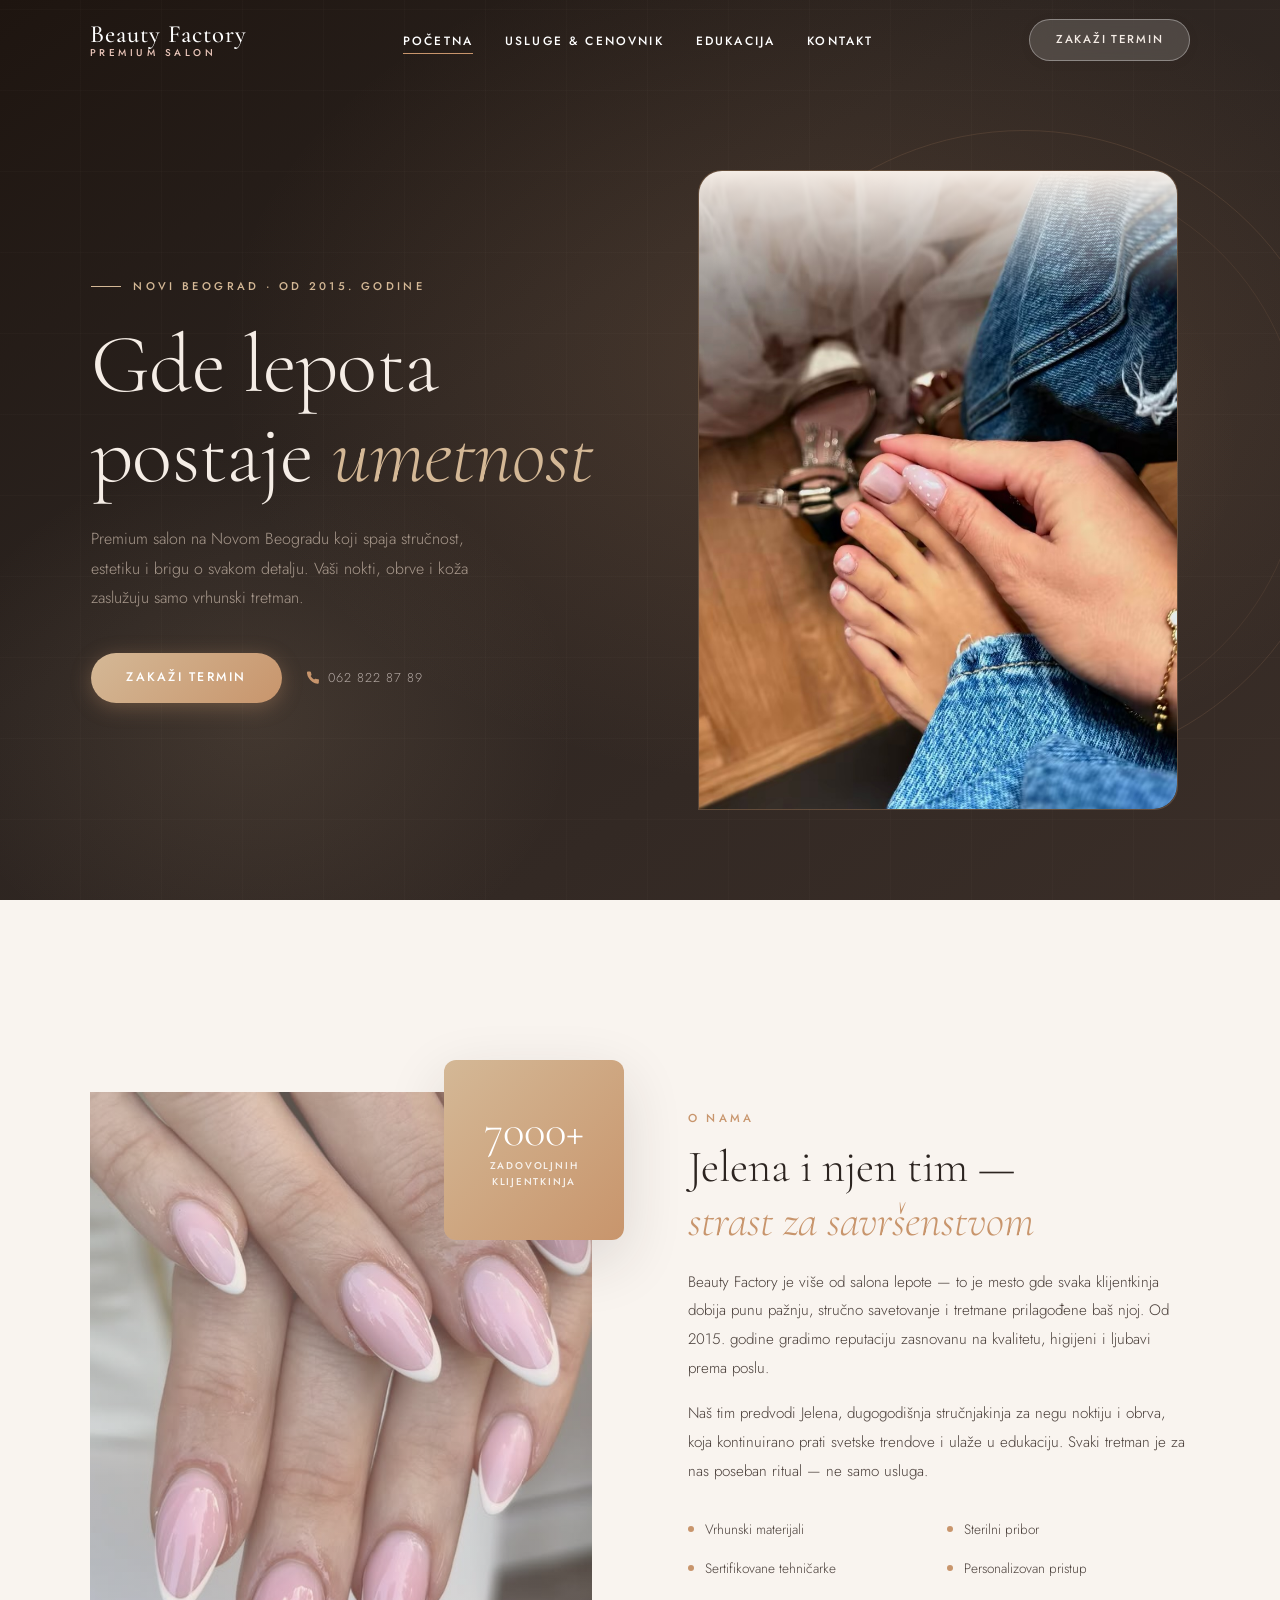
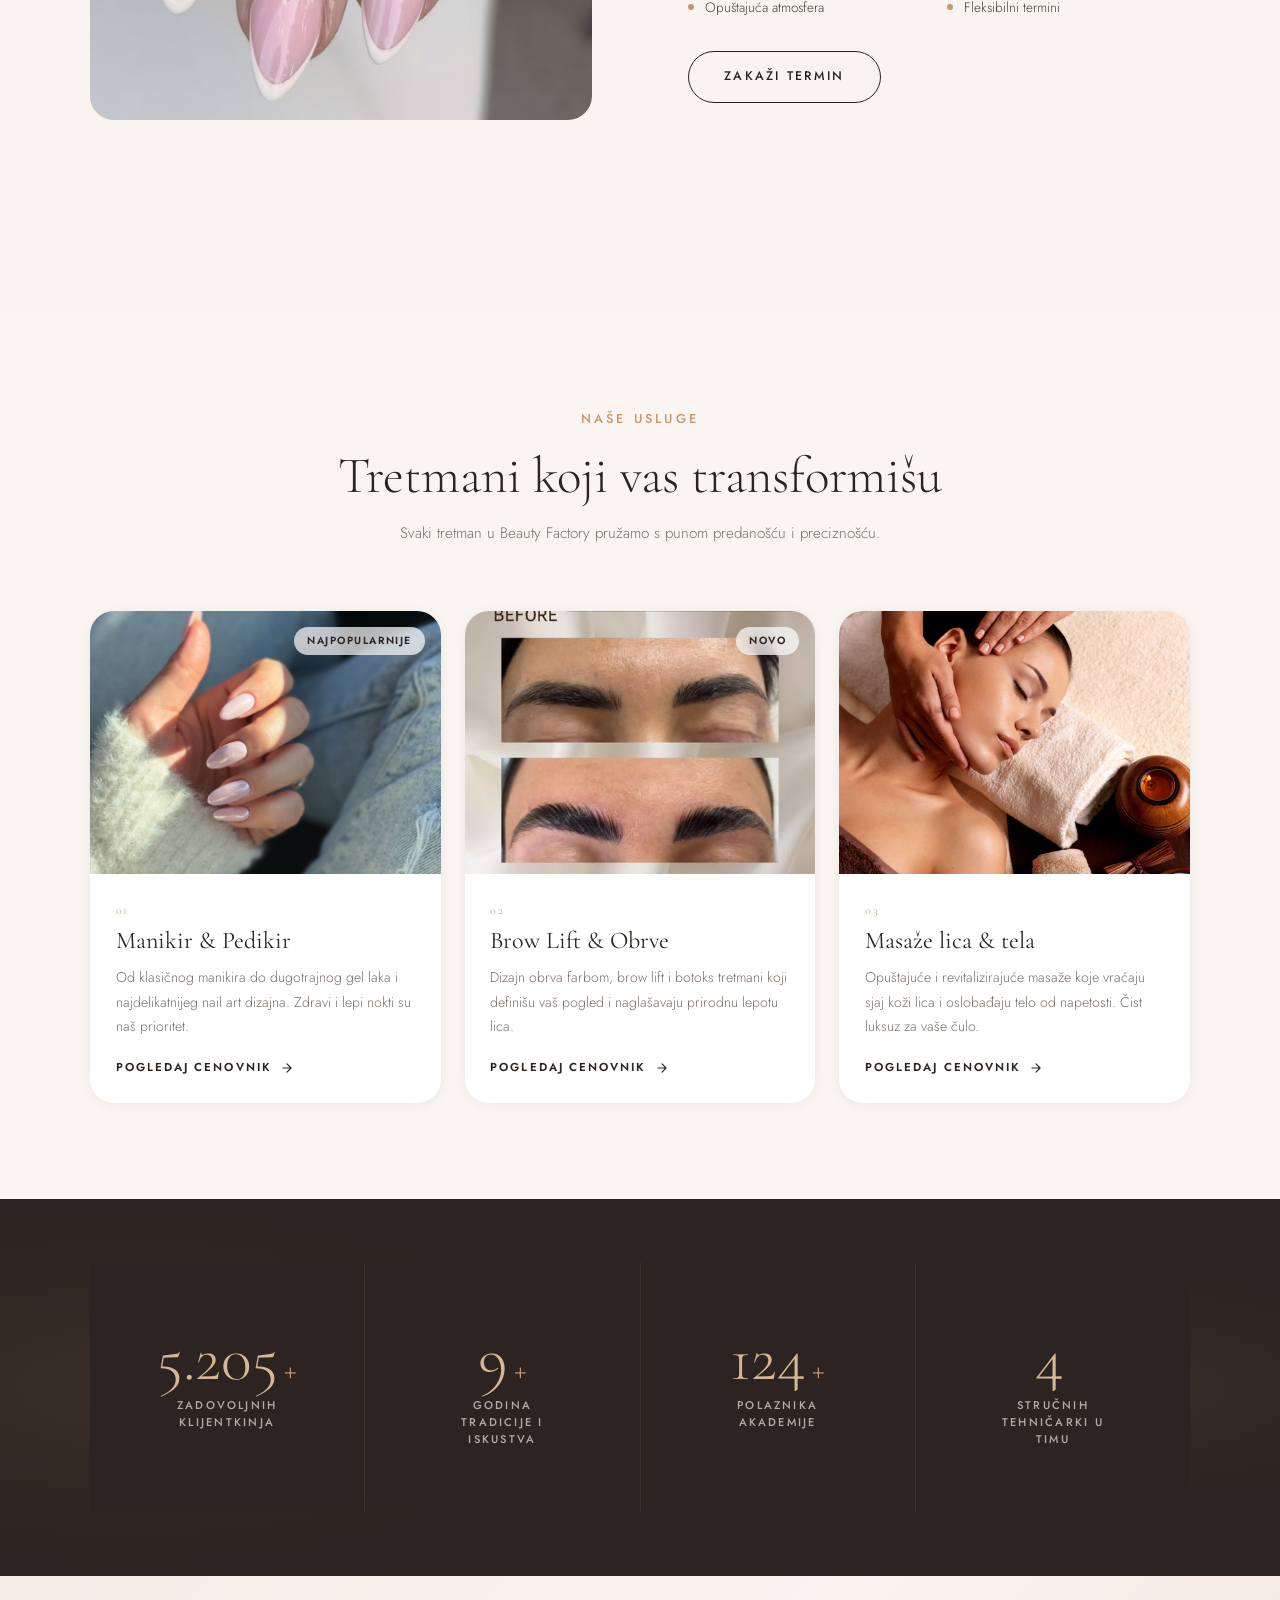
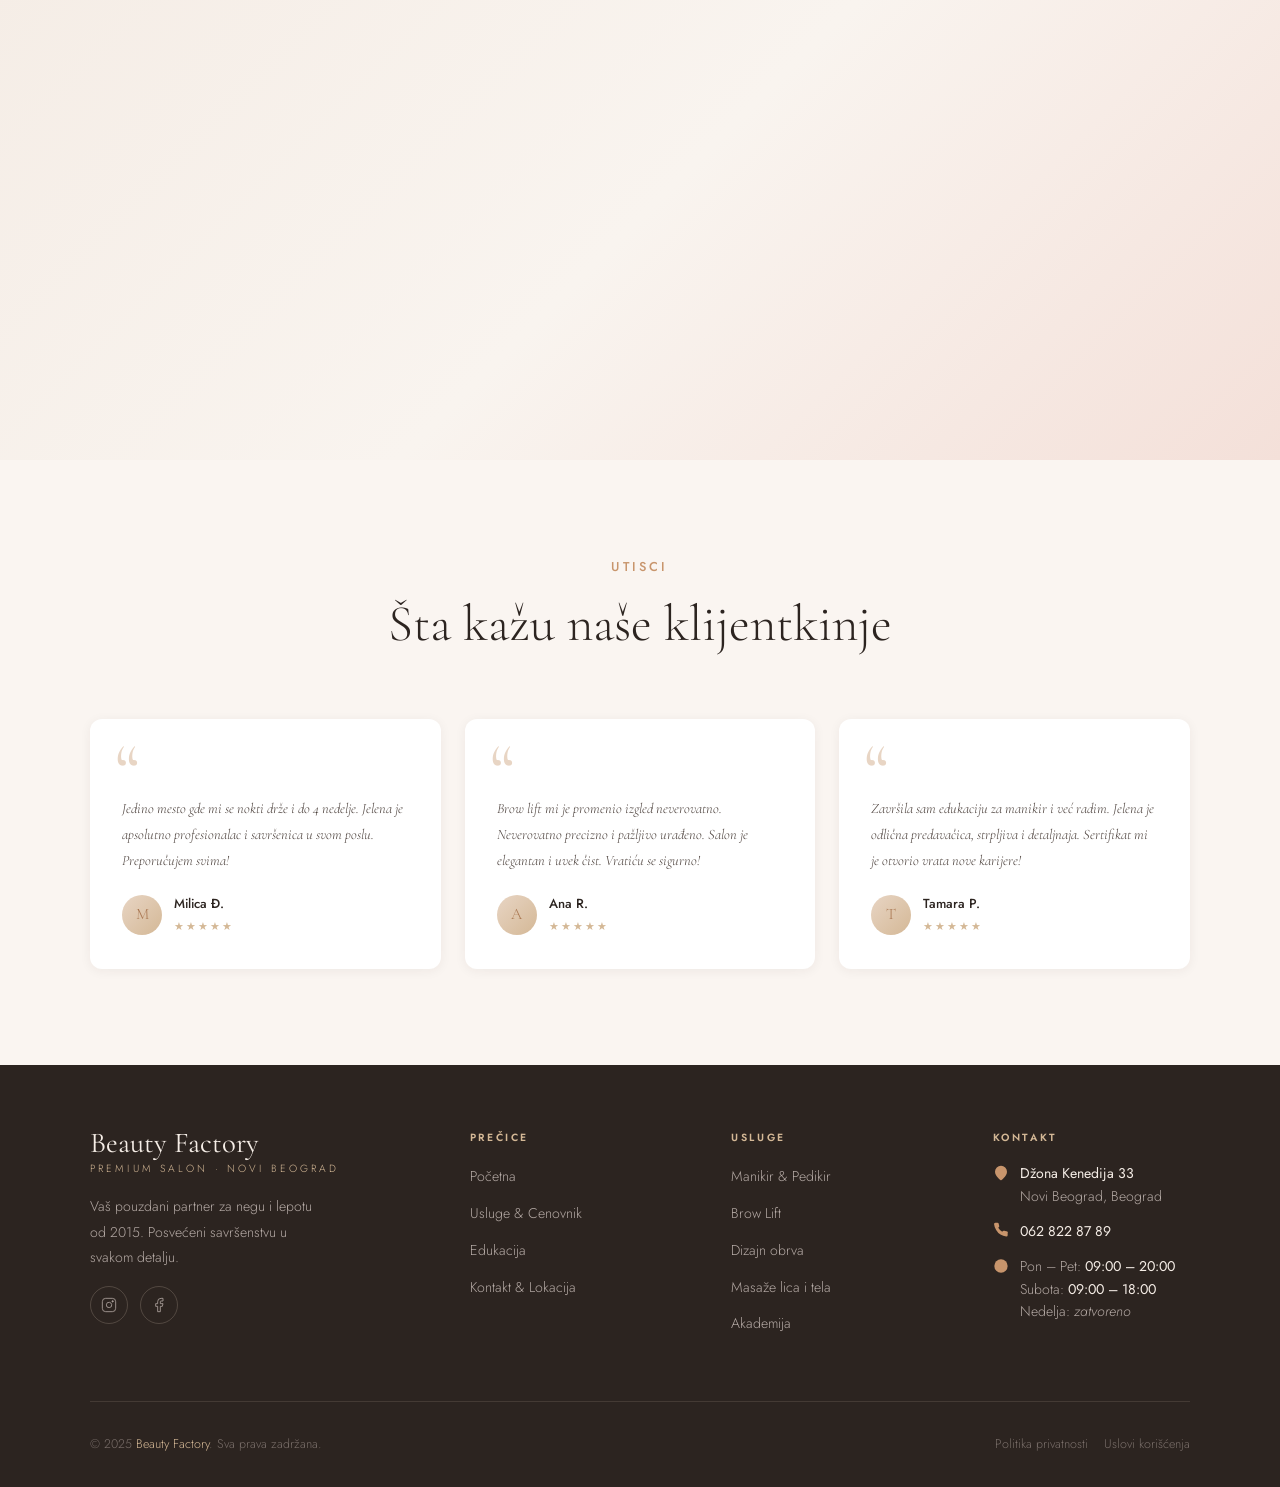
<file: index.html>
<!DOCTYPE html>
<html lang="sr">
<head>
  <meta charset="UTF-8" />
  <meta name="viewport" content="width=device-width, initial-scale=1.0" />
  <meta name="description" content="Beauty Factory — premium salon lepote na Novom Beogradu. Manikir, pedikir, obrve, masaže i profesionalne edukacije od 2015. godine." />
  <title>Beauty Factory | Premium Salon Lepote — Novi Beograd</title>

  <!-- Favicon placeholder -->
  <link rel="icon" href="data:image/svg+xml,<svg xmlns='http://www.w3.org/2000/svg' viewBox='0 0 32 32'><text y='26' font-size='28'>🌸</text></svg>" />

  <!-- CSS -->
  <link rel="stylesheet" href="css/style.css" />
  <link rel="stylesheet" href="css/home.css" />
</head>
<body>

  <!-- ══════════════════════════════════════
       HEADER
  ══════════════════════════════════════ -->
  <header class="site-header header--light" role="banner">
    <div class="container">
      <nav class="nav" aria-label="Glavna navigacija">

        <a href="index.html" class="nav__logo" aria-label="Beauty Factory — Početna">
          <span class="nav__logo-main">Beauty Factory</span>
          <span class="nav__logo-sub">Premium Salon</span>
        </a>

        <ul class="nav__links" role="list">
          <li><a href="index.html"    class="nav__link">Početna</a></li>
          <li><a href="usluge.html"   class="nav__link">Usluge & Cenovnik</a></li>
          <li><a href="edukacija.html" class="nav__link">Edukacija</a></li>
          <li><a href="kontakt.html"  class="nav__link">Kontakt</a></li>
        </ul>

        <a href="kontakt.html" class="nav__cta">Zakaži termin</a>

        <button class="nav__hamburger" aria-label="Otvori meni" aria-expanded="false">
          <span></span><span></span><span></span>
        </button>

      </nav>
    </div>
  </header>

  <!-- Mobile Menu Overlay -->
  <nav class="nav__mobile" aria-label="Mobilna navigacija" aria-hidden="true">
    <a href="index.html"     class="nav__mobile-link">Početna</a>
    <div class="nav__mobile-divider"></div>
    <a href="usluge.html"    class="nav__mobile-link">Usluge & Cenovnik</a>
    <div class="nav__mobile-divider"></div>
    <a href="edukacija.html" class="nav__mobile-link">Edukacija</a>
    <div class="nav__mobile-divider"></div>
    <a href="kontakt.html"   class="nav__mobile-link">Kontakt</a>
  </nav>

  <main>

    <!-- ══════════════════════════════════════
         HERO SEKCIJA
    ══════════════════════════════════════ -->
    <section class="hero" aria-labelledby="hero-heading">

      <div class="hero__bg">
        <div class="hero__bg-gradient"></div>
        <div class="hero__bg-texture"></div>
      </div>
      <div class="hero__circle" aria-hidden="true"></div>

      <div class="hero__container">
        <div class="hero__content">
          <p class="hero__eyebrow">Novi Beograd · Od 2015. godine</p>

          <h1 class="hero__title" id="hero-heading">
            Gde lepota<br>
            postaje <em>umetnost</em>
          </h1>

          <p class="hero__desc">
            Premium salon na Novom Beogradu koji spaja stručnost, estetiku i brigu o svakom detalju. 
            Vaši nokti, obrve i koža zaslužuju samo vrhunski tretman.
          </p>

          <div class="hero__actions">
            <a href="kontakt.html" class="btn btn--gold">
              <span>Zakaži termin</span>
            </a>
            <a href="tel:0628228789" class="hero__phone" aria-label="Pozovi nas">
              <svg viewBox="0 0 24 24" aria-hidden="true"><path d="M22 16.92v3a2 2 0 0 1-2.18 2 19.79 19.79 0 0 1-8.63-3.07A19.5 19.5 0 0 1 4.69 12 19.79 19.79 0 0 1 1.61 3.34 2 2 0 0 1 3.59 1h3a2 2 0 0 1 2 1.72 12.84 12.84 0 0 0 .7 2.81 2 2 0 0 1-.45 2.11L7.91 8.6a16 16 0 0 0 6 6l.92-.92a2 2 0 0 1 2.11-.45 12.84 12.84 0 0 0 2.81.7A2 2 0 0 1 22 16.92z"/></svg>
              062 822 87 89
            </a>
          </div>
        </div>

<div class="hero__visual" aria-hidden="true">
          <div class="hero__image-frame">
            <div class="hero__image-placeholder">
              <img src="assets/pocetna.jpg" alt="Beauty Factory salon" style="width:100%;height:100%;object-fit:cover;border-radius:inherit;">
            </div>
          </div>
        </div>

    </section>

    <!-- ══════════════════════════════════════
         O NAMA
    ══════════════════════════════════════ -->
    <section class="about section--lg" id="o-nama" aria-labelledby="about-heading">
      <div class="container">
        <div class="about__grid">

<div class="about__visual">
            <div class="about__image-main" role="img" aria-label="Tim Beauty Factory salona">
              <img src="assets/pocetna2.jpg" alt="Naš tim" style="width:100%;height:100%;object-fit:cover;border-radius:inherit;">
            </div>
            <div class="about__image-accent" aria-hidden="true">
              <span class="about__accent-num">7000+</span>
              <span class="about__accent-label">Zadovoljnih klijentkinja</span>
            </div>
          </div>

          <div class="about__content">
            <p class="about__eyebrow">O nama</p>
            <h2 class="about__title" id="about-heading">
              Jelena i njen tim —<br><em>strast za savršenstvom</em>
            </h2>
            <p class="about__text">
              Beauty Factory je više od salona lepote — to je mesto gde svaka klijentkinja dobija punu pažnju, stručno savetovanje i tretmane prilagođene baš njoj. Od 2015. godine gradimo reputaciju zasnovanu na kvalitetu, higijeni i ljubavi prema poslu.
            </p>
            <p class="about__text">
              Naš tim predvodi Jelena, dugogodišnja stručnjakinja za negu noktiju i obrva, koja kontinuirano prati svetske trendove i ulaže u edukaciju. Svaki tretman je za nas poseban ritual — ne samo usluga.
            </p>

            <div class="about__features">
              <div class="about__feature">
                <div class="about__feature-dot"></div>
                <span class="about__feature-text">Vrhunski materijali</span>
              </div>
              <div class="about__feature">
                <div class="about__feature-dot"></div>
                <span class="about__feature-text">Sterilni pribor</span>
              </div>
              <div class="about__feature">
                <div class="about__feature-dot"></div>
                <span class="about__feature-text">Sertifikovane tehničarke</span>
              </div>
              <div class="about__feature">
                <div class="about__feature-dot"></div>
                <span class="about__feature-text">Personalizovan pristup</span>
              </div>
              <div class="about__feature">
                <div class="about__feature-dot"></div>
                <span class="about__feature-text">Opuštajuća atmosfera</span>
              </div>
              <div class="about__feature">
                <div class="about__feature-dot"></div>
                <span class="about__feature-text">Fleksibilni termini</span>
              </div>
            </div>

            <a href="kontakt.html" class="btn btn--outline">
              <span>Zakaži termin</span>
            </a>
          </div>

        </div>
      </div>
    </section>

    <!-- ══════════════════════════════════════
         ISTAKNUTE USLUGE
    ══════════════════════════════════════ -->
    <section class="services section" id="usluge" aria-labelledby="services-heading">
      <div class="container">

        <div class="services__header">
          <p class="section-subtitle">Naše usluge</p>
          <h2 class="services__title" id="services-heading">
            Tretmani koji vas transformišu
          </h2>
          <p class="services__desc">
            Svaki tretman u Beauty Factory pružamo s punom predanošću i preciznošću.
          </p>
        </div>

        <div class="services__grid">

          <!-- Manikir & Pedikir -->
          <article class="service-card service-card--mani">
            <div class="service-card__image">
              <img src="assets/manikir.jpg" alt="Manikir & Pedikir" style="width:100%;height:100%;object-fit:cover;">
              <span class="service-card__tag">Najpopularnije</span>
            </div>
            <div class="service-card__body">
              <p class="service-card__num">01</p>
              <h3 class="service-card__title">Manikir & Pedikir</h3>
              <p class="service-card__desc">
                Od klasičnog manikira do dugotrajnog gel laka i najdelikatnijeg nail art dizajna. Zdravi i lepi nokti su naš prioritet.
              </p>
              <a href="usluge.html" class="service-card__link">
                Pogledaj cenovnik
                <svg viewBox="0 0 24 24"><path d="M5 12h14M12 5l7 7-7 7" stroke-linecap="round" stroke-linejoin="round"/></svg>
              </a>
            </div>
          </article>

          <!-- Obrve & Trepavice -->
          <article class="service-card service-card--brow">
            <div class="service-card__image">
              <img src="assets/obrve.jpg" alt="Brow Lift & Obrve" style="width:100%;height:100%;object-fit:cover;">
              <span class="service-card__tag">Novo</span>
            </div>
            <div class="service-card__body">
              <p class="service-card__num">02</p>
              <h3 class="service-card__title">Brow Lift & Obrve</h3>
              <p class="service-card__desc">
                Dizajn obrva farbom, brow lift i botoks tretmani koji definišu vaš pogled i naglašavaju prirodnu lepotu lica.
              </p>
              <a href="usluge.html" class="service-card__link">
                Pogledaj cenovnik
                <svg viewBox="0 0 24 24"><path d="M5 12h14M12 5l7 7-7 7" stroke-linecap="round" stroke-linejoin="round"/></svg>
              </a>
            </div>
          </article>

          <!-- Masaže -->
          <article class="service-card service-card--massage">
            <div class="service-card__image">
              <img src="assets/masaza-lica.jpg" alt="Masaže lica & tela" style="width:100%;height:100%;object-fit:cover;">
            </div>
            <div class="service-card__body">
              <p class="service-card__num">03</p>
              <h3 class="service-card__title">Masaže lica & tela</h3>
              <p class="service-card__desc">
                Opuštajuće i revitalizirajuće masaže koje vraćaju sjaj koži lica i oslobađaju telo od napetosti. Čist luksuz za vaše čulo.
              </p>
              <a href="usluge.html" class="service-card__link">
                Pogledaj cenovnik
                <svg viewBox="0 0 24 24"><path d="M5 12h14M12 5l7 7-7 7" stroke-linecap="round" stroke-linejoin="round"/></svg>
              </a>
            </div>
          </article>

        </div>

      </div>
    </section>

    <!-- ══════════════════════════════════════
         BROJAČI / STATISTIKE
    ══════════════════════════════════════ -->
    <section class="stats" aria-label="Naši rezultati u brojevima">
      <div class="container">
        <div class="stats__grid">

          <div class="stat-item">
            <div class="stat-item__num">
              <span class="counter" data-target="7000" data-duration="2200">0</span>
              <span class="suffix">+</span>
            </div>
            <p class="stat-item__label">Zadovoljnih klijentkinja</p>
          </div>

          <div class="stat-item">
            <div class="stat-item__num">
              <span class="counter" data-target="10" data-duration="1500">0</span>
              <span class="suffix">+</span>
            </div>
            <p class="stat-item__label">Godina tradicije i iskustva</p>
          </div>

          <div class="stat-item">
            <div class="stat-item__num">
              <span class="counter" data-target="150" data-duration="1800">0</span>
              <span class="suffix">+</span>
            </div>
            <p class="stat-item__label">Polaznika akademije</p>
          </div>

          <div class="stat-item">
            <div class="stat-item__num">
              <span class="counter" data-target="4" data-duration="1000">0</span>
              <span class="suffix"></span>
            </div>
            <p class="stat-item__label">Stručnih tehničarki u timu</p>
          </div>

        </div>
      </div>
    </section>

    <!-- ══════════════════════════════════════
         EDUKACIJE BANER
    ══════════════════════════════════════ -->
    <section class="edu-banner section" id="edukacije" aria-labelledby="edu-heading">
      <div class="container">
        <div class="edu-banner__inner">

          <div class="edu-banner__content">
            <p class="edu-banner__eyebrow">Beauty Factory Akademija</p>
            <h2 class="edu-banner__title" id="edu-heading">
              Naučite zanat<br>od <em>pravih profesionalaca</em>
            </h2>
            <p class="edu-banner__text">
              Profesionalne edukacije za manikir, pedikir, dizajn obrva i nail art. 
              Naše obuke su praktične, male grupe i garantuju rezultate. 
              Svaki polaznik dobija sertifikat i podršku nakon završetka.
            </p>
            <div class="edu-banner__includes">
              <span class="edu-banner__tag">Sertifikat</span>
              <span class="edu-banner__tag">Materijal uključen</span>
              <span class="edu-banner__tag">Male grupe</span>
              <span class="edu-banner__tag">Mentorstvo</span>
              <span class="edu-banner__tag">Praktična nastava</span>
            </div>
          </div>

          <div class="edu-banner__cta">
            <a href="edukacija.html" class="btn btn--primary">
              <span>Saznaj više</span>
            </a>
            <a href="edukacije.html#prijava" class="btn btn--outline">
              <span>Prijavi se</span>
            </a>
            <p class="edu-banner__cta-note">Naredni termin:<br>septembar 2025.</p>
          </div>

        </div>
      </div>
    </section>

    <!-- ══════════════════════════════════════
         UTISCI KLIJENATA
    ══════════════════════════════════════ -->
    <section class="testimonials" aria-labelledby="testimonials-heading">
      <div class="container">

        <div class="services__header" style="margin-bottom: var(--space-lg);">
          <p class="section-subtitle">Utisci</p>
          <h2 class="services__title" id="testimonials-heading">Šta kažu naše klijentkinje</h2>
        </div>

        <div class="testimonials__track">

          <article class="testimonial-card">
            <p class="testimonial-card__text">
              Jedino mesto gde mi se nokti drže i do 4 nedelje. Jelena je apsolutno profesionalac i savršenica u svom poslu. Preporučujem svima!
            </p>
            <div class="testimonial-card__author">
              <div class="testimonial-card__avatar">M</div>
              <div>
                <p class="testimonial-card__name">Milica Đ.</p>
                <div class="testimonial-card__stars">
                  <span>★</span><span>★</span><span>★</span><span>★</span><span>★</span>
                </div>
              </div>
            </div>
          </article>

          <article class="testimonial-card">
            <p class="testimonial-card__text">
              Brow lift mi je promenio izgled neverovatno. Neverovatno precizno i pažljivo urađeno. Salon je elegantan i uvek čist. Vratiću se sigurno!
            </p>
            <div class="testimonial-card__author">
              <div class="testimonial-card__avatar">A</div>
              <div>
                <p class="testimonial-card__name">Ana R.</p>
                <div class="testimonial-card__stars">
                  <span>★</span><span>★</span><span>★</span><span>★</span><span>★</span>
                </div>
              </div>
            </div>
          </article>

          <article class="testimonial-card">
            <p class="testimonial-card__text">
              Završila sam edukaciju za manikir i već radim. Jelena je odlična predavačica, strpljiva i detaljnaja. Sertifikat mi je otvorio vrata nove karijere!
            </p>
            <div class="testimonial-card__author">
              <div class="testimonial-card__avatar">T</div>
              <div>
                <p class="testimonial-card__name">Tamara P.</p>
                <div class="testimonial-card__stars">
                  <span>★</span><span>★</span><span>★</span><span>★</span><span>★</span>
                </div>
              </div>
            </div>
          </article>

        </div>
      </div>
    </section>

  </main>

  <!-- ══════════════════════════════════════
       FOOTER
  ══════════════════════════════════════ -->
  <footer class="site-footer" role="contentinfo">
    <div class="container">
      <div class="footer__grid">

        <!-- Brand col -->
        <div class="footer__brand">
          <p class="footer__brand-name">Beauty Factory</p>
          <p class="footer__brand-tagline">Premium Salon · Novi Beograd</p>
          <p class="footer__desc">
            Vaš pouzdani partner za negu i lepotu od 2015. Posvećeni savršenstvu u svakom detalju.
          </p>
          <div class="footer__social">
<a href="https://www.instagram.com/beauty.factory.jelena?utm_source=ig_web_button_share_sheet&igsh=ZDNlZDc0MzIxNw==" target="_blank" rel="noopener noreferrer" class="footer__social-link" aria-label="Instagram">
                <svg viewBox="0 0 24 24" xmlns="http://www.w3.org/2000/svg">
                  <rect x="2" y="2" width="20" height="20" rx="5" ry="5" fill="none" stroke="currentColor" stroke-width="1.2"/>
                  <path d="M16 11.37A4 4 0 1 1 12.63 8 4 4 0 0 1 16 11.37z" fill="none" stroke="currentColor" stroke-width="1.2"/>
                  <circle cx="17.5" cy="6.5" r="1" fill="currentColor"/>
                </svg>
              </a>
              <a href="https://www.facebook.com/share/17VwDCWcqv/" target="_blank" rel="noopener noreferrer" class="footer__social-link" aria-label="Facebook">
                <svg viewBox="0 0 24 24" xmlns="http://www.w3.org/2000/svg">
                  <path d="M18 2h-3a5 5 0 0 0-5 5v3H7v4h3v8h4v-8h3l1-4h-4V7a1 1 0 0 1 1-1h3z" fill="none" stroke="currentColor" stroke-width="1.2"/>
                </svg>
              </a>
           </div>
         </div>

        <!-- Links col -->
        <div>
          <p class="footer__col-title">Prečice</p>
          <ul class="footer__links" role="list">
            <li><a href="index.html"     class="footer__link">Početna</a></li>
            <li><a href="usluge.html"    class="footer__link">Usluge & Cenovnik</a></li>
            <li><a href="edukacija.html" class="footer__link">Edukacija</a></li>
            <li><a href="kontakt.html"   class="footer__link">Kontakt & Lokacija</a></li>
          </ul>
        </div>

        <!-- Services col -->
        <div>
          <p class="footer__col-title">Usluge</p>
          <ul class="footer__links" role="list">
            <li><a href="usluge.html" class="footer__link">Manikir & Pedikir</a></li>
            <li><a href="usluge.html" class="footer__link">Brow Lift</a></li>
            <li><a href="usluge.html" class="footer__link">Dizajn obrva</a></li>
            <li><a href="usluge.html" class="footer__link">Masaže lica i tela</a></li>
            <li><a href="edukacija.html" class="footer__link">Akademija</a></li>
          </ul>
        </div>

        <!-- Contact col -->
        <div>
          <p class="footer__col-title">Kontakt</p>
          <div class="footer__contact-item">
            <svg class="footer__contact-icon" viewBox="0 0 24 24" xmlns="http://www.w3.org/2000/svg">
              <path d="M21 10c0 7-9 13-9 13s-9-6-9-13a9 9 0 0 1 18 0z"/><circle cx="12" cy="10" r="3"/>
            </svg>
            <p class="footer__contact-text">
              <strong>Džona Kenedija 33</strong><br>
              Novi Beograd, Beograd
            </p>
          </div>
          <div class="footer__contact-item">
            <svg class="footer__contact-icon" viewBox="0 0 24 24" xmlns="http://www.w3.org/2000/svg">
              <path d="M22 16.92v3a2 2 0 0 1-2.18 2 19.79 19.79 0 0 1-8.63-3.07A19.5 19.5 0 0 1 4.69 12 19.79 19.79 0 0 1 1.61 3.34 2 2 0 0 1 3.59 1h3a2 2 0 0 1 2 1.72 12.84 12.84 0 0 0 .7 2.81 2 2 0 0 1-.45 2.11L7.91 8.6a16 16 0 0 0 6 6l.92-.92a2 2 0 0 1 2.11-.45 12.84 12.84 0 0 0 2.81.7A2 2 0 0 1 22 16.92z"/>
            </svg>
            <p class="footer__contact-text">
              <a href="tel:0628228789"><strong>062 822 87 89</strong></a>
            </p>
          </div>
          <div class="footer__contact-item">
            <svg class="footer__contact-icon" viewBox="0 0 24 24" xmlns="http://www.w3.org/2000/svg">
              <circle cx="12" cy="12" r="10"/><polyline points="12 6 12 12 16 14"/>
            </svg>
            <p class="footer__contact-text">
              Pon – Pet: <strong>09:00 – 20:00</strong><br>
              Subota: <strong>09:00 – 18:00</strong><br>
              Nedelja: <em>zatvoreno</em>
            </p>
          </div>
        </div>

      </div>

      <div class="footer__bottom">
        <p class="footer__copy">
          &copy; 2025 <span>Beauty Factory</span>. Sva prava zadržana.
        </p>
        <nav class="footer__bottom-links" aria-label="Pravni linkovi">
          <a href="#" class="footer__bottom-link">Politika privatnosti</a>
          <a href="#" class="footer__bottom-link">Uslovi korišćenja</a>
        </nav>
      </div>
    </div>
  </footer>

  <!-- JS -->
  <script src="js/main.js"></script>
  <script src="js/counter.js"></script>

</body>
</html>
</file>
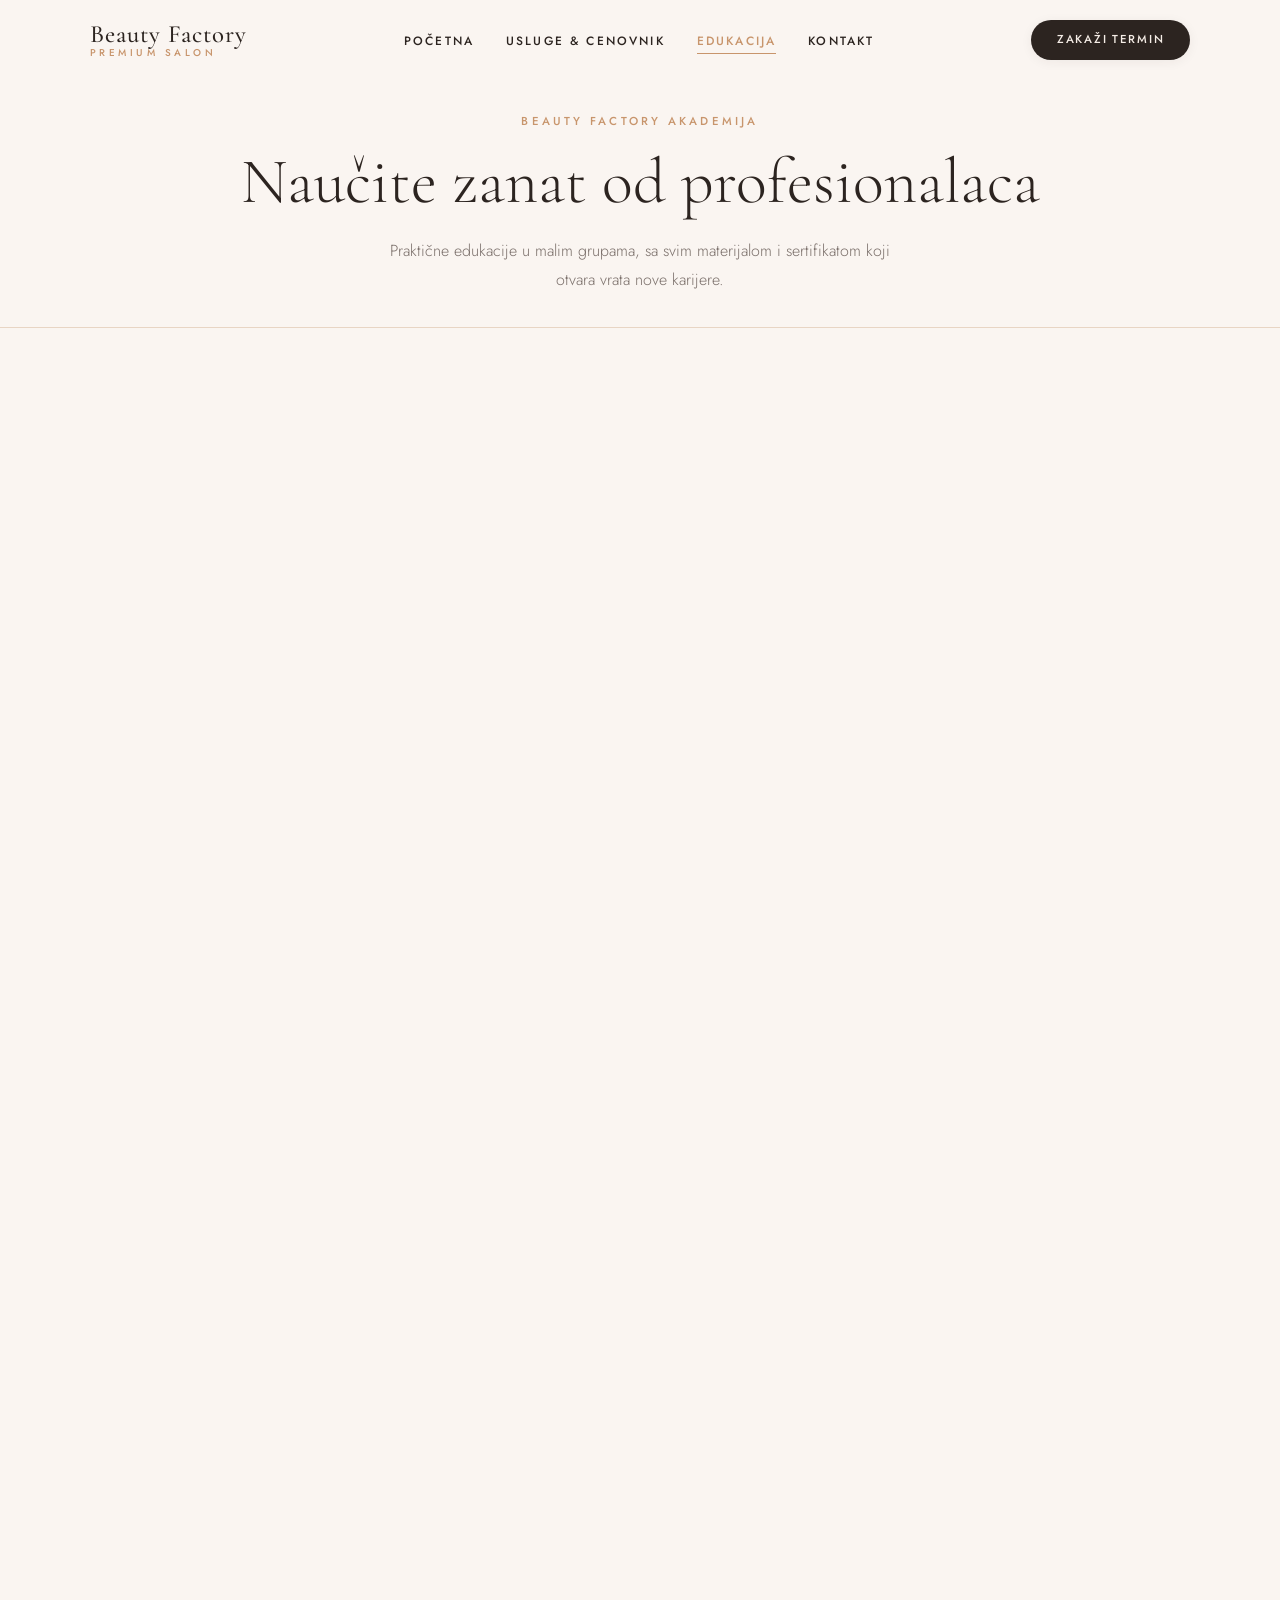
<file: edukacija.html>
<!DOCTYPE html>
<html lang="sr">
<head>
  <meta charset="UTF-8" />
  <meta name="viewport" content="width=device-width, initial-scale=1.0" />
  <meta name="description" content="Beauty Factory Akademija — profesionalne edukacije za manikir, pedikir i dizajn obrva. Sertifikat, materijal i mentorstvo uključeni." />
  <title>Edukacija & Akademija | Beauty Factory</title>

  <link rel="icon" href="data:image/svg+xml,<svg xmlns='http://www.w3.org/2000/svg' viewBox='0 0 32 32'><text y='26' font-size='28'>🌸</text></svg>" />
  <link rel="stylesheet" href="css/style.css" />
  <link rel="stylesheet" href="css/pages.css" />
</head>
<body>

  <!-- HEADER -->
  <header class="site-header" role="banner">
    <div class="container">
      <nav class="nav" aria-label="Glavna navigacija">
        <a href="index.html" class="nav__logo" aria-label="Beauty Factory — Početna">
          <span class="nav__logo-main">Beauty Factory</span>
          <span class="nav__logo-sub">Premium Salon</span>
        </a>
        <ul class="nav__links" role="list">
          <li><a href="index.html"     class="nav__link">Početna</a></li>
          <li><a href="usluge.html"    class="nav__link">Usluge & Cenovnik</a></li>
          <li><a href="edukacija.html" class="nav__link">Edukacija</a></li>
          <li><a href="kontakt.html"   class="nav__link">Kontakt</a></li>
        </ul>
        <a href="kontakt.html" class="nav__cta">Zakaži termin</a>
        <button class="nav__hamburger" aria-label="Otvori meni" aria-expanded="false">
          <span></span><span></span><span></span>
        </button>
      </nav>
    </div>
  </header>

  <!-- MOBILE MENU -->
  <nav class="nav__mobile" aria-label="Mobilna navigacija">
    <a href="index.html"     class="nav__mobile-link">Početna</a>
    <div class="nav__mobile-divider"></div>
    <a href="usluge.html"    class="nav__mobile-link">Usluge & Cenovnik</a>
    <div class="nav__mobile-divider"></div>
    <a href="edukacija.html" class="nav__mobile-link">Edukacija</a>
    <div class="nav__mobile-divider"></div>
    <a href="kontakt.html"   class="nav__mobile-link">Kontakt</a>
  </nav>

  <main>

    <!-- PAGE HERO -->
    <section class="page-hero" aria-labelledby="edu-page-title">
      <div class="container">
        <p class="page-hero__eyebrow">Beauty Factory Akademija</p>
        <h1 class="page-hero__title" id="edu-page-title">Naučite zanat od profesionalaca</h1>
        <p class="page-hero__desc">
          Praktične edukacije u malim grupama, sa svim materijalom i sertifikatom koji otvara vrata nove karijere.
        </p>
      </div>
    </section>

    <!-- PROGRAMS GRID -->
    <section class="edu section" aria-labelledby="programs-heading">
      <div class="container">

<div class="section-header text-center">
           <p class="section-subtitle">Naši programi</p>
           <h2 class="section-title" id="programs-heading">Izaberite svoju specijalizaciju</h2>
         </div>

        <div class="programs">

          <!-- Program 1 -->
          <article class="program-card">
            <div class="program-card__header">
              <p class="program-card__number">01</p>
              <h3 class="program-card__title">Manikir — Osnove</h3>
              <span class="program-card__level">Početni nivo</span>
            </div>
            <div class="program-card__body">
              <p class="program-card__desc">
                Sve što vam je potrebno za profesionalan start u svetu nege noktiju. Teorija, higijena, tehnika i praktičan rad na modelima.
              </p>
              <ul class="program-card__includes">
                <li class="program-card__include">
                  <div class="program-card__include-icon">
                    <svg viewBox="0 0 24 24"><polyline points="20 6 9 17 4 12"/></svg>
                  </div>
                  Kompletni set materijala za rad
                </li>
                <li class="program-card__include">
                  <div class="program-card__include-icon">
                    <svg viewBox="0 0 24 24"><polyline points="20 6 9 17 4 12"/></svg>
                  </div>
                  Teorijska nastava (anatomija, higijena)
                </li>
                <li class="program-card__include">
                  <div class="program-card__include-icon">
                    <svg viewBox="0 0 24 24"><polyline points="20 6 9 17 4 12"/></svg>
                  </div>
                  Praktičan rad na modelima
                </li>
                <li class="program-card__include">
                  <div class="program-card__include-icon">
                    <svg viewBox="0 0 24 24"><polyline points="20 6 9 17 4 12"/></svg>
                  </div>
                  Klasičan manikir i gel lak tehnika
                </li>
                <li class="program-card__include">
                  <div class="program-card__include-icon">
                    <svg viewBox="0 0 24 24"><polyline points="20 6 9 17 4 12"/></svg>
                  </div>
                  Sertifikat o završenoj obuci
                </li>
                <li class="program-card__include">
                  <div class="program-card__include-icon">
                    <svg viewBox="0 0 24 24"><polyline points="20 6 9 17 4 12"/></svg>
                  </div>
                  Mentorstvo i podrška nakon kursa
                </li>
              </ul>
              <div class="program-card__meta">
                <div class="program-card__meta-item">
                  <span class="program-card__meta-label">Trajanje</span>
                  <span class="program-card__meta-value">3 dana</span>
                </div>
                <div class="program-card__meta-item">
                  <span class="program-card__meta-label">Cena</span>
                  <span class="program-card__meta-value">24.000 RSD</span>
                </div>
                <div class="program-card__meta-item">
                  <span class="program-card__meta-label">Mesta</span>
                  <span class="program-card__meta-value">4 polaznika</span>
                </div>
              </div>
            </div>
          </article>

          <!-- Program 2 -->
          <article class="program-card">
            <div class="program-card__header">
              <p class="program-card__number">02</p>
              <h3 class="program-card__title">Manikir — Napredni kurs</h3>
              <span class="program-card__level">Napredni nivo</span>
            </div>
            <div class="program-card__body">
              <p class="program-card__desc">
                Za one koji već poznaju osnove. Nadogradnja, nail art, akril i gel tehnike za potpunu profesionalnost.
              </p>
              <ul class="program-card__includes">
                <li class="program-card__include">
                  <div class="program-card__include-icon">
                    <svg viewBox="0 0 24 24"><polyline points="20 6 9 17 4 12"/></svg>
                  </div>
                  Akrilne i gel nadogradnje
                </li>
                <li class="program-card__include">
                  <div class="program-card__include-icon">
                    <svg viewBox="0 0 24 24"><polyline points="20 6 9 17 4 12"/></svg>
                  </div>
                  Nail art tehnike i dizajn
                </li>
                <li class="program-card__include">
                  <div class="program-card__include-icon">
                    <svg viewBox="0 0 24 24"><polyline points="20 6 9 17 4 12"/></svg>
                  </div>
                  Rad sa pigmentima i folijama
                </li>
                <li class="program-card__include">
                  <div class="program-card__include-icon">
                    <svg viewBox="0 0 24 24"><polyline points="20 6 9 17 4 12"/></svg>
                  </div>
                  Izgradnja portfelja i brendiranja
                </li>
                <li class="program-card__include">
                  <div class="program-card__include-icon">
                    <svg viewBox="0 0 24 24"><polyline points="20 6 9 17 4 12"/></svg>
                  </div>
                  Sertifikat sa ocenom
                </li>
                <li class="program-card__include">
                  <div class="program-card__include-icon">
                    <svg viewBox="0 0 24 24"><polyline points="20 6 9 17 4 12"/></svg>
                  </div>
                  3 meseca mentorske podrške
                </li>
              </ul>
              <div class="program-card__meta">
                <div class="program-card__meta-item">
                  <span class="program-card__meta-label">Trajanje</span>
                  <span class="program-card__meta-value">5 dana</span>
                </div>
                <div class="program-card__meta-item">
                  <span class="program-card__meta-label">Cena</span>
                  <span class="program-card__meta-value">38.000 RSD</span>
                </div>
                <div class="program-card__meta-item">
                  <span class="program-card__meta-label">Mesta</span>
                  <span class="program-card__meta-value">3 polaznika</span>
                </div>
              </div>
            </div>
          </article>

          <!-- Program 3 -->
          <article class="program-card">
            <div class="program-card__header">
              <p class="program-card__number">03</p>
              <h3 class="program-card__title">Dizajn & Lift obrva</h3>
              <span class="program-card__level">Svi nivoi</span>
            </div>
            <div class="program-card__body">
              <p class="program-card__desc">
                Savladajte precizne tehnike oblikovanja i podizanja obrva. Tretmani koji su u velikom tražnji na tržištu.
              </p>
              <ul class="program-card__includes">
                <li class="program-card__include">
                  <div class="program-card__include-icon">
                    <svg viewBox="0 0 24 24"><polyline points="20 6 9 17 4 12"/></svg>
                  </div>
                  Geometrija i dizajn obrva
                </li>
                <li class="program-card__include">
                  <div class="program-card__include-icon">
                    <svg viewBox="0 0 24 24"><polyline points="20 6 9 17 4 12"/></svg>
                  </div>
                  Farbanje i henna tehnika
                </li>
                <li class="program-card__include">
                  <div class="program-card__include-icon">
                    <svg viewBox="0 0 24 24"><polyline points="20 6 9 17 4 12"/></svg>
                  </div>
                  Brow lift protokol (kompletan)
                </li>
                <li class="program-card__include">
                  <div class="program-card__include-icon">
                    <svg viewBox="0 0 24 24"><polyline points="20 6 9 17 4 12"/></svg>
                  </div>
                  Set profesionalnih materijala
                </li>
                <li class="program-card__include">
                  <div class="program-card__include-icon">
                    <svg viewBox="0 0 24 24"><polyline points="20 6 9 17 4 12"/></svg>
                  </div>
                  Sertifikat o obuci
                </li>
                <li class="program-card__include">
                  <div class="program-card__include-icon">
                    <svg viewBox="0 0 24 24"><polyline points="20 6 9 17 4 12"/></svg>
                  </div>
                  Podrška i konsultacije
                </li>
              </ul>
              <div class="program-card__meta">
                <div class="program-card__meta-item">
                  <span class="program-card__meta-label">Trajanje</span>
                  <span class="program-card__meta-value">2 dana</span>
                </div>
                <div class="program-card__meta-item">
                  <span class="program-card__meta-label">Cena</span>
                  <span class="program-card__meta-value">18.000 RSD</span>
                </div>
                <div class="program-card__meta-item">
                  <span class="program-card__meta-label">Mesta</span>
                  <span class="program-card__meta-value">4 polaznika</span>
                </div>
              </div>
            </div>
          </article>

          <!-- Program 4 -->
          <article class="program-card">
            <div class="program-card__header">
              <p class="program-card__number">04</p>
              <h3 class="program-card__title">Kompletna Akademija</h3>
              <span class="program-card__level">Paket programa</span>
            </div>
            <div class="program-card__body">
              <p class="program-card__desc">
                Sve tri edukacije u jednom paketu. Idealno za one koji žele kompletnu transformaciju karijere sa popustom.
              </p>
              <ul class="program-card__includes">
                <li class="program-card__include">
                  <div class="program-card__include-icon">
                    <svg viewBox="0 0 24 24"><polyline points="20 6 9 17 4 12"/></svg>
                  </div>
                  Manikir osnove + napredni kurs
                </li>
                <li class="program-card__include">
                  <div class="program-card__include-icon">
                    <svg viewBox="0 0 24 24"><polyline points="20 6 9 17 4 12"/></svg>
                  </div>
                  Dizajn i lift obrva
                </li>
                <li class="program-card__include">
                  <div class="program-card__include-icon">
                    <svg viewBox="0 0 24 24"><polyline points="20 6 9 17 4 12"/></svg>
                  </div>
                  Kompletan set profesionalnih alata
                </li>
                <li class="program-card__include">
                  <div class="program-card__include-icon">
                    <svg viewBox="0 0 24 24"><polyline points="20 6 9 17 4 12"/></svg>
                  </div>
                  3 sertifikata
                </li>
                <li class="program-card__include">
                  <div class="program-card__include-icon">
                    <svg viewBox="0 0 24 24"><polyline points="20 6 9 17 4 12"/></svg>
                  </div>
                  6 meseci mentorske podrške
                </li>
                <li class="program-card__include">
                  <div class="program-card__include-icon">
                    <svg viewBox="0 0 24 24"><polyline points="20 6 9 17 4 12"/></svg>
                  </div>
                  Popust od 15% na paket
                </li>
              </ul>
              <div class="program-card__meta">
                <div class="program-card__meta-item">
                  <span class="program-card__meta-label">Trajanje</span>
                  <span class="program-card__meta-value">10 dana</span>
                </div>
                <div class="program-card__meta-item">
                  <span class="program-card__meta-label">Cena</span>
                  <span class="program-card__meta-value">68.000 RSD</span>
                </div>
                <div class="program-card__meta-item">
                  <span class="program-card__meta-label">Mesta</span>
                  <span class="program-card__meta-value">3 polaznika</span>
                </div>
              </div>
            </div>
          </article>

        </div>

        <!-- CTA Banner -->
        <div class="edu-cta">
          <h2 class="edu-cta__title">
            Naredni termin:<br><em>Septembar 2025.</em>
          </h2>
          <p class="edu-cta__text">
            Mesta su ograničena. Prijavite se na vreme i osigurajte svoje mesto u sledećoj grupi Beauty Factory Akademije.
          </p>
          <a href="#prijava" class="btn btn--gold">
            <span>Prijavi se odmah</span>
          </a>
        </div>

      </div>
    </section>

    <!-- SIGNUP FORM -->
    <section class="section" id="prijava" aria-labelledby="signup-heading">
      <div class="container">

        <div class="signup-form-section">
          <div class="signup-form-section__header section-header">
            <p class="section-subtitle">Prijava</p>
            <h2 class="signup-form-section__title" id="signup-heading">Prijavite se na sledeći termin</h2>
            <p class="signup-form-section__sub">Popunite formu i kontaktiraćemo vas u roku od 24 sata sa detaljima.</p>
          </div>

          <form class="signup-form" id="signupForm" novalidate>

            <div class="form-group">
              <label class="form-label" for="signup-name">Ime i prezime *</label>
              <input class="form-input" type="text" id="signup-name" name="name" placeholder="npr. Milica Jovanović" required autocomplete="name" />
            </div>

            <div class="form-group">
              <label class="form-label" for="signup-phone">Broj telefona *</label>
              <input class="form-input" type="tel" id="signup-phone" name="phone" placeholder="npr. 062 123 456" required autocomplete="tel" />
            </div>

            <div class="form-group">
              <label class="form-label" for="signup-email">E-mail adresa</label>
              <input class="form-input" type="email" id="signup-email" name="email" placeholder="vasa@email.com" autocomplete="email" />
            </div>

            <div class="form-group">
              <label class="form-label" for="signup-program">Program *</label>
              <select class="form-select" id="signup-program" name="program" required>
                <option value="" disabled selected>Izaberite program</option>
                <option value="manikir-osnove">Manikir — Osnove (3 dana, 24.000 RSD)</option>
                <option value="manikir-napredno">Manikir — Napredni kurs (5 dana, 38.000 RSD)</option>
                <option value="obrve">Dizajn & Lift obrva (2 dana, 18.000 RSD)</option>
                <option value="akademija">Kompletna Akademija (10 dana, 68.000 RSD)</option>
              </select>
            </div>

            <div class="form-group">
              <label class="form-label" for="signup-experience">Prethodno iskustvo</label>
              <select class="form-select" id="signup-experience" name="experience">
                <option value="" disabled selected>Vaš nivo iskustva</option>
                <option value="none">Bez iskustva — počinjem od nule</option>
                <option value="hobby">Radijem hobi — znam osnove</option>
                <option value="some">Radim povremeno — želim da napredim</option>
                <option value="pro">Profesionalac — usavršavanje</option>
              </select>
            </div>

            <div class="form-group">
              <label class="form-label" for="signup-city">Grad / Mesto</label>
              <input class="form-input" type="text" id="signup-city" name="city" placeholder="npr. Beograd" autocomplete="address-level2" />
            </div>

            <div class="form-group form-group--full">
              <label class="form-label" for="signup-message">Poruka / Pitanja (opciono)</label>
              <textarea class="form-textarea" id="signup-message" name="message" placeholder="Ukoliko imate posebnih zahteva ili pitanja, slobodno ih napišite..."></textarea>
            </div>

            <div class="form-submit-row">
              <p class="form-submit-note">
                <svg viewBox="0 0 24 24"><path d="M12 22s8-4 8-10V5l-8-3-8 3v7c0 6 8 10 8 10z"/></svg>
                Vaši podaci su sigurni i neće biti deljeni sa trećim licima.
              </p>
              <button type="submit" class="btn btn--primary">
                <span>Pošalji prijavu</span>
              </button>
            </div>

          </form>

          <div class="form-success" id="signupSuccess" role="alert" aria-live="polite">
            <div class="form-success__icon">
              <svg viewBox="0 0 24 24"><polyline points="20 6 9 17 4 12"/></svg>
            </div>
            <h3 class="form-success__title">Prijava primljena!</h3>
            <p class="form-success__text">
              Hvala na interesovanju! Javićemo vam se u roku od 24 sata sa svim detaljima o narednom terminu.
            </p>
          </div>

        </div>

      </div>
    </section>

  </main>
  <!-- ══════════════════════════════════════
       FOOTER
  ══════════════════════════════════════ -->
  <footer class="site-footer" role="contentinfo">
    <div class="container">
      <div class="footer__grid">

        <!-- Brand col -->
        <div class="footer__brand">
          <p class="footer__brand-name">Beauty Factory</p>
          <p class="footer__brand-tagline">Premium Salon · Novi Beograd</p>
          <p class="footer__desc">
            Vaš pouzdani partner za negu i lepotu od 2015. Posvećeni savršenstvu u svakom detalju.
          </p>
          <div class="footer__social">
<a href="https://www.instagram.com/beauty.factory.jelena?utm_source=ig_web_button_share_sheet&igsh=ZDNlZDc0MzIxNw==" target="_blank" rel="noopener noreferrer" class="footer__social-link" aria-label="Instagram">
                <svg viewBox="0 0 24 24" xmlns="http://www.w3.org/2000/svg">
                  <rect x="2" y="2" width="20" height="20" rx="5" ry="5" fill="none" stroke="currentColor" stroke-width="1.2"/>
                  <path d="M16 11.37A4 4 0 1 1 12.63 8 4 4 0 0 1 16 11.37z" fill="none" stroke="currentColor" stroke-width="1.2"/>
                  <circle cx="17.5" cy="6.5" r="1" fill="currentColor"/>
                </svg>
              </a>
              <a href="https://www.facebook.com/share/17VwDCWcqv/" target="_blank" rel="noopener noreferrer" class="footer__social-link" aria-label="Facebook">
                <svg viewBox="0 0 24 24" xmlns="http://www.w3.org/2000/svg">
                  <path d="M18 2h-3a5 5 0 0 0-5 5v3H7v4h3v8h4v-8h3l1-4h-4V7a1 1 0 0 1 1-1h3z" fill="none" stroke="currentColor" stroke-width="1.2"/>
                </svg>
              </a>
           </div>
         </div>

        <!-- Links col -->
        <div>
          <p class="footer__col-title">Prečice</p>
          <ul class="footer__links" role="list">
            <li><a href="index.html"     class="footer__link">Početna</a></li>
            <li><a href="usluge.html"    class="footer__link">Usluge & Cenovnik</a></li>
            <li><a href="edukacija.html" class="footer__link">Edukacija</a></li>
            <li><a href="kontakt.html"   class="footer__link">Kontakt & Lokacija</a></li>
          </ul>
        </div>

        <!-- Services col -->
        <div>
          <p class="footer__col-title">Usluge</p>
          <ul class="footer__links" role="list">
            <li><a href="usluge.html" class="footer__link">Manikir & Pedikir</a></li>
            <li><a href="usluge.html" class="footer__link">Brow Lift</a></li>
            <li><a href="usluge.html" class="footer__link">Dizajn obrva</a></li>
            <li><a href="usluge.html" class="footer__link">Masaže lica i tela</a></li>
            <li><a href="edukacija.html" class="footer__link">Akademija</a></li>
          </ul>
        </div>

        <!-- Contact col -->
        <div>
          <p class="footer__col-title">Kontakt</p>
          <div class="footer__contact-item">
            <svg class="footer__contact-icon" viewBox="0 0 24 24" xmlns="http://www.w3.org/2000/svg">
              <path d="M21 10c0 7-9 13-9 13s-9-6-9-13a9 9 0 0 1 18 0z"/><circle cx="12" cy="10" r="3"/>
            </svg>
            <p class="footer__contact-text">
              <strong>Džona Kenedija 33</strong><br>
              Novi Beograd, Beograd
            </p>
          </div>
          <div class="footer__contact-item">
            <svg class="footer__contact-icon" viewBox="0 0 24 24" xmlns="http://www.w3.org/2000/svg">
              <path d="M22 16.92v3a2 2 0 0 1-2.18 2 19.79 19.79 0 0 1-8.63-3.07A19.5 19.5 0 0 1 4.69 12 19.79 19.79 0 0 1 1.61 3.34 2 2 0 0 1 3.59 1h3a2 2 0 0 1 2 1.72 12.84 12.84 0 0 0 .7 2.81 2 2 0 0 1-.45 2.11L7.91 8.6a16 16 0 0 0 6 6l.92-.92a2 2 0 0 1 2.11-.45 12.84 12.84 0 0 0 2.81.7A2 2 0 0 1 22 16.92z"/>
            </svg>
            <p class="footer__contact-text">
              <a href="tel:0628228789"><strong>062 822 87 89</strong></a>
            </p>
          </div>
          <div class="footer__contact-item">
            <svg class="footer__contact-icon" viewBox="0 0 24 24" xmlns="http://www.w3.org/2000/svg">
              <circle cx="12" cy="12" r="10"/><polyline points="12 6 12 12 16 14"/>
            </svg>
            <p class="footer__contact-text">
              Pon – Pet: <strong>09:00 – 20:00</strong><br>
              Subota: <strong>09:00 – 18:00</strong><br>
              Nedelja: <em>zatvoreno</em>
            </p>
          </div>
        </div>

      </div>

      <div class="footer__bottom">
        <p class="footer__copy">
          &copy; 2025 <span>Beauty Factory</span>. Sva prava zadržana.
        </p>
        <nav class="footer__bottom-links" aria-label="Pravni linkovi">
          <a href="#" class="footer__bottom-link">Politika privatnosti</a>
          <a href="#" class="footer__bottom-link">Uslovi korišćenja</a>
        </nav>
      </div>
    </div>
  </footer>

  <script src="js/main.js"></script>

</body>
</html>
</file>
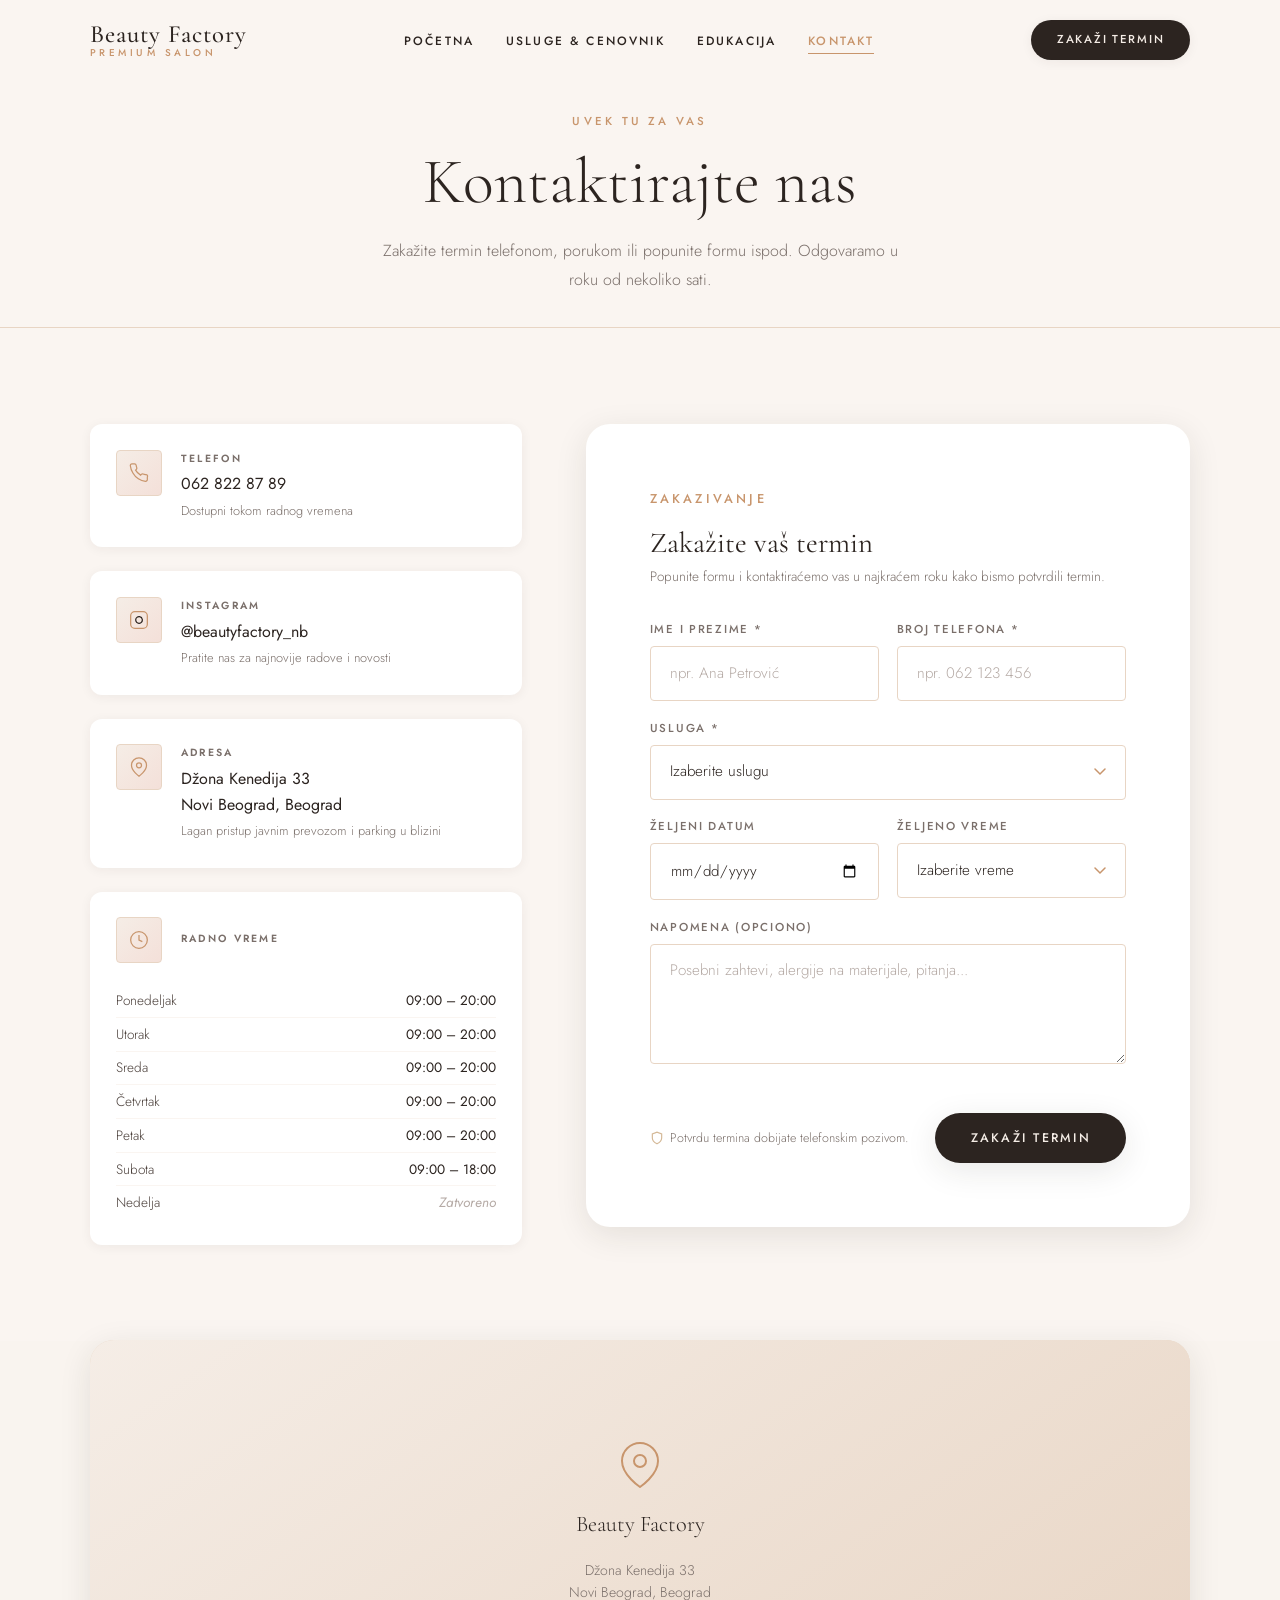
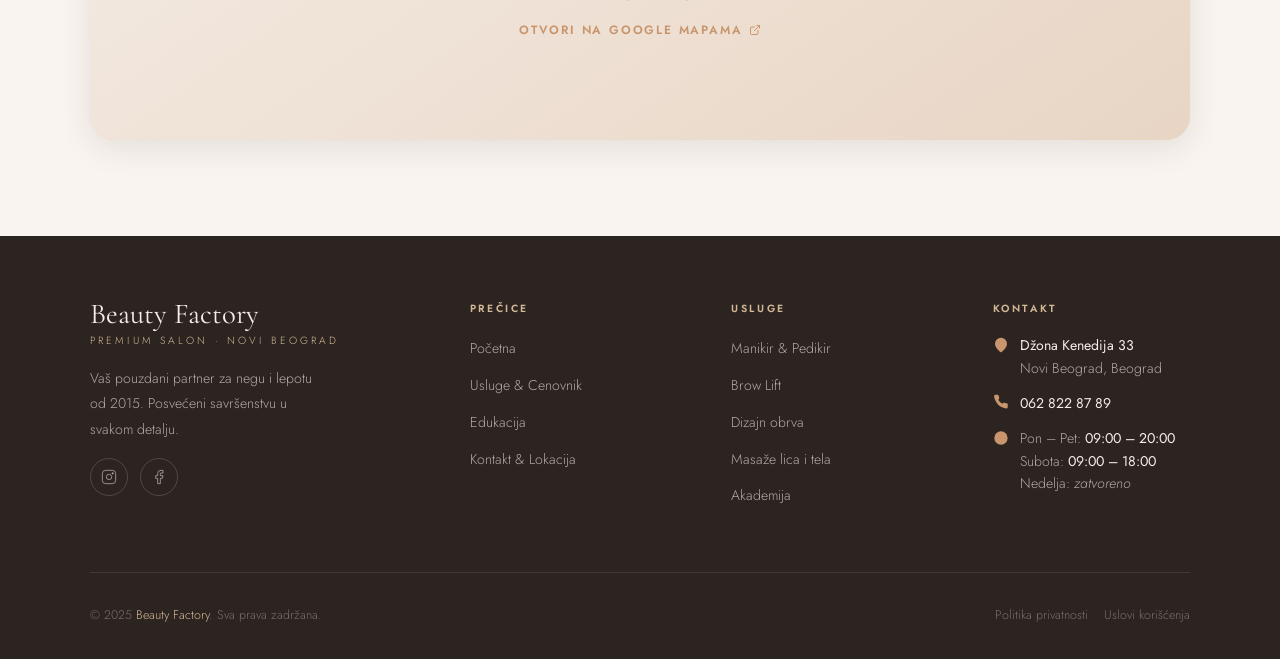
<file: kontakt.html>
<!DOCTYPE html>
<html lang="sr">
<head>
  <meta charset="UTF-8" />
  <meta name="viewport" content="width=device-width, initial-scale=1.0" />
  <meta name="description" content="Kontaktirajte Beauty Factory salon — zakažite termin, pronađite nas na Džona Kenedija 33, Novi Beograd. Tel: 062 822 87 89." />
  <title>Kontakt & Lokacija | Beauty Factory</title>

  <link rel="icon" href="data:image/svg+xml,<svg xmlns='http://www.w3.org/2000/svg' viewBox='0 0 32 32'><text y='26' font-size='28'>🌸</text></svg>" />
  <link rel="stylesheet" href="css/style.css" />
  <link rel="stylesheet" href="css/pages.css" />
</head>
<body>

  <!-- HEADER -->
  <header class="site-header" role="banner">
    <div class="container">
      <nav class="nav" aria-label="Glavna navigacija">
        <a href="index.html" class="nav__logo" aria-label="Beauty Factory — Početna">
          <span class="nav__logo-main">Beauty Factory</span>
          <span class="nav__logo-sub">Premium Salon</span>
        </a>
        <ul class="nav__links" role="list">
          <li><a href="index.html"     class="nav__link">Početna</a></li>
          <li><a href="usluge.html"    class="nav__link">Usluge & Cenovnik</a></li>
          <li><a href="edukacija.html" class="nav__link">Edukacija</a></li>
          <li><a href="kontakt.html"   class="nav__link">Kontakt</a></li>
        </ul>
        <a href="kontakt.html" class="nav__cta">Zakaži termin</a>
        <button class="nav__hamburger" aria-label="Otvori meni" aria-expanded="false">
          <span></span><span></span><span></span>
        </button>
      </nav>
    </div>
  </header>

  <!-- MOBILE MENU -->
  <nav class="nav__mobile" aria-label="Mobilna navigacija">
    <a href="index.html"     class="nav__mobile-link">Početna</a>
    <div class="nav__mobile-divider"></div>
    <a href="usluge.html"    class="nav__mobile-link">Usluge & Cenovnik</a>
    <div class="nav__mobile-divider"></div>
    <a href="edukacija.html" class="nav__mobile-link">Edukacija</a>
    <div class="nav__mobile-divider"></div>
    <a href="kontakt.html"   class="nav__mobile-link">Kontakt</a>
  </nav>

  <main>

    <!-- PAGE HERO -->
    <section class="page-hero" aria-labelledby="contact-page-title">
      <div class="container">
        <p class="page-hero__eyebrow">Uvek tu za vas</p>
        <h1 class="page-hero__title" id="contact-page-title">Kontaktirajte nas</h1>
        <p class="page-hero__desc">
          Zakažite termin telefonom, porukom ili popunite formu ispod. Odgovaramo u roku od nekoliko sati.
        </p>
      </div>
    </section>

    <!-- CONTACT LAYOUT -->
    <section class="contact section" aria-labelledby="contact-info-heading">
      <div class="container">
        <h2 class="visually-hidden" id="contact-info-heading">Kontakt informacije i forma za zakazivanje</h2>

        <div class="contact__layout">

          <!-- ── Info blokovi ── -->
          <div class="contact__info">

            <div class="info-card">
              <div class="info-card__icon">
                <svg viewBox="0 0 24 24" xmlns="http://www.w3.org/2000/svg">
                  <path d="M22 16.92v3a2 2 0 0 1-2.18 2 19.79 19.79 0 0 1-8.63-3.07A19.5 19.5 0 0 1 4.69 12 19.79 19.79 0 0 1 1.61 3.34 2 2 0 0 1 3.59 1h3a2 2 0 0 1 2 1.72 12.84 12.84 0 0 0 .7 2.81 2 2 0 0 1-.45 2.11L7.91 8.6a16 16 0 0 0 6 6l.92-.92a2 2 0 0 1 2.11-.45 12.84 12.84 0 0 0 2.81.7A2 2 0 0 1 22 16.92z"/>
                </svg>
              </div>
              <div class="info-card__body">
                <p class="info-card__label">Telefon</p>
                <p class="info-card__value">
                  <a href="tel:0628228789">062 822 87 89</a>
                </p>
                <p class="info-card__note">Dostupni tokom radnog vremena</p>
              </div>
            </div>

            <div class="info-card">
              <div class="info-card__icon">
                <svg viewBox="0 0 24 24" xmlns="http://www.w3.org/2000/svg">
                  <rect x="2" y="2" width="20" height="20" rx="5" ry="5"/>
                  <path d="M16 11.37A4 4 0 1 1 12.63 8 4 4 0 0 1 16 11.37z" fill="none" stroke="currentColor" stroke-width="1.5"/>
                  <line x1="17.5" y1="6.5" x2="17.51" y2="6.5"/>
                </svg>
              </div>
              <div class="info-card__body">
                <p class="info-card__label">Instagram</p>
                <p class="info-card__value">
                  <a href="https://www.instagram.com/" target="_blank" rel="noopener noreferrer">@beautyfactory_nb</a>
                </p>
                <p class="info-card__note">Pratite nas za najnovije radove i novosti</p>
              </div>
            </div>

            <div class="info-card">
              <div class="info-card__icon">
                <svg viewBox="0 0 24 24" xmlns="http://www.w3.org/2000/svg">
                  <path d="M21 10c0 7-9 13-9 13s-9-6-9-13a9 9 0 0 1 18 0z"/>
                  <circle cx="12" cy="10" r="3"/>
                </svg>
              </div>
              <div class="info-card__body">
                <p class="info-card__label">Adresa</p>
                <p class="info-card__value">
                  Džona Kenedija 33<br>
                  Novi Beograd, Beograd
                </p>
                <p class="info-card__note">Lagan pristup javnim prevozom i parking u blizini</p>
              </div>
            </div>

            <!-- Radno vreme -->
            <div class="info-card" style="flex-direction: column; gap: 0.8rem;">
              <div style="display:flex; align-items:center; gap: 1.2rem;">
                <div class="info-card__icon">
                  <svg viewBox="0 0 24 24" xmlns="http://www.w3.org/2000/svg">
                    <circle cx="12" cy="12" r="10"/>
                    <polyline points="12 6 12 12 16 14"/>
                  </svg>
                </div>
                <div class="info-card__body">
                  <p class="info-card__label">Radno vreme</p>
                </div>
              </div>
              <div class="hours-table" role="table" aria-label="Radno vreme salona">
                <div class="hours-row" role="row">
                  <span class="hours-day" role="cell">Ponedeljak</span>
                  <span class="hours-time" role="cell">09:00 – 20:00</span>
                </div>
                <div class="hours-row" role="row">
                  <span class="hours-day" role="cell">Utorak</span>
                  <span class="hours-time" role="cell">09:00 – 20:00</span>
                </div>
                <div class="hours-row" role="row">
                  <span class="hours-day" role="cell">Sreda</span>
                  <span class="hours-time" role="cell">09:00 – 20:00</span>
                </div>
                <div class="hours-row" role="row">
                  <span class="hours-day" role="cell">Četvrtak</span>
                  <span class="hours-time" role="cell">09:00 – 20:00</span>
                </div>
                <div class="hours-row" role="row">
                  <span class="hours-day" role="cell">Petak</span>
                  <span class="hours-time" role="cell">09:00 – 20:00</span>
                </div>
                <div class="hours-row" role="row">
                  <span class="hours-day" role="cell">Subota</span>
                  <span class="hours-time" role="cell">09:00 – 18:00</span>
                </div>
                <div class="hours-row" role="row">
                  <span class="hours-day" role="cell">Nedelja</span>
                  <span class="hours-time hours-time--closed" role="cell">Zatvoreno</span>
                </div>
              </div>
            </div>

          </div>

          <!-- ── Forma za zakazivanje ── -->
          <div class="booking-form-card">
            <div class="booking-form-card__header">
              <p class="section-subtitle">Zakazivanje</p>
              <h3 class="booking-form-card__title">Zakažite vaš termin</h3>
              <p class="booking-form-card__sub">Popunite formu i kontaktiraćemo vas u najkraćem roku kako bismo potvrdili termin.</p>
            </div>

            <form class="booking-form" id="bookingForm" novalidate>

              <div class="form-group">
                <label class="form-label" for="booking-name">Ime i prezime *</label>
                <input class="form-input" type="text" id="booking-name" name="name"
                  placeholder="npr. Ana Petrović" required autocomplete="name" />
              </div>

              <div class="form-group">
                <label class="form-label" for="booking-phone">Broj telefona *</label>
                <input class="form-input" type="tel" id="booking-phone" name="phone"
                  placeholder="npr. 062 123 456" required autocomplete="tel" />
              </div>

              <div class="form-group form-group--full">
                <label class="form-label" for="booking-service">Usluga *</label>
                <select class="form-select" id="booking-service" name="service" required>
                  <option value="" disabled selected>Izaberite uslugu</option>
                  <optgroup label="Manikir">
                    <option value="manikir-klasican">Klasičan manikir</option>
                    <option value="manikir-gel">Gel lak manikir</option>
                    <option value="manikir-akril">Akrilne nadogradnje</option>
                    <option value="manikir-spa">SPA manikir</option>
                  </optgroup>
                  <optgroup label="Pedikir">
                    <option value="pedikir-klasican">Klasičan pedikir</option>
                    <option value="pedikir-gel">Gel lak pedikir</option>
                    <option value="pedikir-spa">SPA pedikir</option>
                    <option value="pedikir-medicinski">Medicinski pedikir</option>
                  </optgroup>
                  <optgroup label="Obrve & Trepavice">
                    <option value="obrve-korekcija">Korekcija obrva</option>
                    <option value="obrve-dizajn">Dizajn i farbanje obrva</option>
                    <option value="brow-lift">Brow Lift</option>
                    <option value="botoks-obrve">Botoks obrva</option>
                  </optgroup>
                  <optgroup label="Masaže">
                    <option value="masaza-lica">Masaža lica</option>
                    <option value="masaza-tela">Masaža tela</option>
                    <option value="masaza-premium">Premium wellness paket</option>
                  </optgroup>
                </select>
              </div>

              <div class="form-group">
                <label class="form-label" for="booking-date">Željeni datum</label>
                <input class="form-input" type="date" id="booking-date" name="date"
                  min="" autocomplete="off" />
              </div>

              <div class="form-group">
                <label class="form-label" for="booking-time">Željeno vreme</label>
                <select class="form-select" id="booking-time" name="time">
                  <option value="" disabled selected>Izaberite vreme</option>
                  <option>09:00</option>
                  <option>10:00</option>
                  <option>11:00</option>
                  <option>12:00</option>
                  <option>13:00</option>
                  <option>14:00</option>
                  <option>15:00</option>
                  <option>16:00</option>
                  <option>17:00</option>
                  <option>18:00</option>
                  <option>19:00</option>
                </select>
              </div>

              <div class="form-group form-group--full">
                <label class="form-label" for="booking-message">Napomena (opciono)</label>
                <textarea class="form-textarea" id="booking-message" name="message"
                  placeholder="Posebni zahtevi, alergije na materijale, pitanja..."></textarea>
              </div>

              <div class="form-submit-row">
                <p class="form-submit-note">
                  <svg viewBox="0 0 24 24">
                    <path d="M12 22s8-4 8-10V5l-8-3-8 3v7c0 6 8 10 8 10z"/>
                  </svg>
                  Potvrdu termina dobijate telefonskim pozivom.
                </p>
                <button type="submit" class="btn btn--primary">
                  <span>Zakaži termin</span>
                </button>
              </div>

            </form>

            <div class="form-success" id="bookingSuccess" role="alert" aria-live="polite">
              <div class="form-success__icon">
                <svg viewBox="0 0 24 24"><polyline points="20 6 9 17 4 12"/></svg>
              </div>
              <h3 class="form-success__title">Zahtev primljen!</h3>
              <p class="form-success__text">
                Kontaktiraćemo vas telefonom u roku od nekoliko sati kako bismo potvrdili vaš termin. Radujemo se vašoj poseti!
              </p>
            </div>

          </div>

        </div>
      </div>
    </section>

    <!-- GOOGLE MAPA -->
    <section class="map-section" aria-label="Lokacija salona na mapi">
      <div class="container">
        <div class="map-wrapper">
          <!--
            UPUTSTVO ZA UGRADNJU GOOGLE MAPE:
            1. Idite na https://maps.google.com
            2. Pretražite "Džona Kenedija 33, Novi Beograd"
            3. Kliknite "Share" → "Embed a map"
            4. Kopirajte <iframe> kod i zamenite donji placeholder
          -->
          <div class="map-placeholder" role="img" aria-label="Mapa lokacije Beauty Factory salona na Džona Kenedija 33, Novi Beograd">
            <svg viewBox="0 0 24 24" xmlns="http://www.w3.org/2000/svg">
              <path d="M21 10c0 7-9 13-9 13s-9-6-9-13a9 9 0 0 1 18 0z" stroke-linejoin="round"/>
              <circle cx="12" cy="10" r="3"/>
            </svg>
            <p class="map-placeholder__title">Beauty Factory</p>
            <p class="map-placeholder__addr">
              Džona Kenedija 33<br>
              Novi Beograd, Beograd
            </p>
            <a href="https://maps.google.com/?q=Džona+Kenedija+33,+Novi+Beograd"
               target="_blank"
               rel="noopener noreferrer"
               class="map-placeholder__link"
               aria-label="Otvori lokaciju na Google Mapama">
              Otvori na Google Mapama
              <svg viewBox="0 0 24 24"><path d="M18 13v6a2 2 0 0 1-2 2H5a2 2 0 0 1-2-2V8a2 2 0 0 1 2-2h6" stroke-linecap="round"/><polyline points="15 3 21 3 21 9"/><line x1="10" y1="14" x2="21" y2="3"/></svg>
            </a>
          </div>
        </div>
      </div>
    </section>

  </main>

  <!-- ══════════════════════════════════════
       FOOTER
  ══════════════════════════════════════ -->
  <footer class="site-footer" role="contentinfo">
    <div class="container">
      <div class="footer__grid">

        <!-- Brand col -->
        <div class="footer__brand">
          <p class="footer__brand-name">Beauty Factory</p>
          <p class="footer__brand-tagline">Premium Salon · Novi Beograd</p>
          <p class="footer__desc">
            Vaš pouzdani partner za negu i lepotu od 2015. Posvećeni savršenstvu u svakom detalju.
          </p>
          <div class="footer__social">
<a href="https://www.instagram.com/beauty.factory.jelena?utm_source=ig_web_button_share_sheet&igsh=ZDNlZDc0MzIxNw==" target="_blank" rel="noopener noreferrer" class="footer__social-link" aria-label="Instagram">
                <svg viewBox="0 0 24 24" xmlns="http://www.w3.org/2000/svg">
                  <rect x="2" y="2" width="20" height="20" rx="5" ry="5" fill="none" stroke="currentColor" stroke-width="1.2"/>
                  <path d="M16 11.37A4 4 0 1 1 12.63 8 4 4 0 0 1 16 11.37z" fill="none" stroke="currentColor" stroke-width="1.2"/>
                  <circle cx="17.5" cy="6.5" r="1" fill="currentColor"/>
                </svg>
              </a>
              <a href="https://www.facebook.com/share/17VwDCWcqv/" target="_blank" rel="noopener noreferrer" class="footer__social-link" aria-label="Facebook">
                <svg viewBox="0 0 24 24" xmlns="http://www.w3.org/2000/svg">
                  <path d="M18 2h-3a5 5 0 0 0-5 5v3H7v4h3v8h4v-8h3l1-4h-4V7a1 1 0 0 1 1-1h3z" fill="none" stroke="currentColor" stroke-width="1.2"/>
                </svg>
              </a>
           </div>
         </div>

        <!-- Links col -->
        <div>
          <p class="footer__col-title">Prečice</p>
          <ul class="footer__links" role="list">
            <li><a href="index.html"     class="footer__link">Početna</a></li>
            <li><a href="usluge.html"    class="footer__link">Usluge & Cenovnik</a></li>
            <li><a href="edukacija.html" class="footer__link">Edukacija</a></li>
            <li><a href="kontakt.html"   class="footer__link">Kontakt & Lokacija</a></li>
          </ul>
        </div>

        <!-- Services col -->
        <div>
          <p class="footer__col-title">Usluge</p>
          <ul class="footer__links" role="list">
            <li><a href="usluge.html" class="footer__link">Manikir & Pedikir</a></li>
            <li><a href="usluge.html" class="footer__link">Brow Lift</a></li>
            <li><a href="usluge.html" class="footer__link">Dizajn obrva</a></li>
            <li><a href="usluge.html" class="footer__link">Masaže lica i tela</a></li>
            <li><a href="edukacija.html" class="footer__link">Akademija</a></li>
          </ul>
        </div>

        <!-- Contact col -->
        <div>
          <p class="footer__col-title">Kontakt</p>
          <div class="footer__contact-item">
            <svg class="footer__contact-icon" viewBox="0 0 24 24" xmlns="http://www.w3.org/2000/svg">
              <path d="M21 10c0 7-9 13-9 13s-9-6-9-13a9 9 0 0 1 18 0z"/><circle cx="12" cy="10" r="3"/>
            </svg>
            <p class="footer__contact-text">
              <strong>Džona Kenedija 33</strong><br>
              Novi Beograd, Beograd
            </p>
          </div>
          <div class="footer__contact-item">
            <svg class="footer__contact-icon" viewBox="0 0 24 24" xmlns="http://www.w3.org/2000/svg">
              <path d="M22 16.92v3a2 2 0 0 1-2.18 2 19.79 19.79 0 0 1-8.63-3.07A19.5 19.5 0 0 1 4.69 12 19.79 19.79 0 0 1 1.61 3.34 2 2 0 0 1 3.59 1h3a2 2 0 0 1 2 1.72 12.84 12.84 0 0 0 .7 2.81 2 2 0 0 1-.45 2.11L7.91 8.6a16 16 0 0 0 6 6l.92-.92a2 2 0 0 1 2.11-.45 12.84 12.84 0 0 0 2.81.7A2 2 0 0 1 22 16.92z"/>
            </svg>
            <p class="footer__contact-text">
              <a href="tel:0628228789"><strong>062 822 87 89</strong></a>
            </p>
          </div>
          <div class="footer__contact-item">
            <svg class="footer__contact-icon" viewBox="0 0 24 24" xmlns="http://www.w3.org/2000/svg">
              <circle cx="12" cy="12" r="10"/><polyline points="12 6 12 12 16 14"/>
            </svg>
            <p class="footer__contact-text">
              Pon – Pet: <strong>09:00 – 20:00</strong><br>
              Subota: <strong>09:00 – 18:00</strong><br>
              Nedelja: <em>zatvoreno</em>
            </p>
          </div>
        </div>

      </div>

      <div class="footer__bottom">
        <p class="footer__copy">
          &copy; 2025 <span>Beauty Factory</span>. Sva prava zadržana.
        </p>
        <nav class="footer__bottom-links" aria-label="Pravni linkovi">
          <a href="#" class="footer__bottom-link">Politika privatnosti</a>
          <a href="#" class="footer__bottom-link">Uslovi korišćenja</a>
        </nav>
      </div>
    </div>
  </footer>

  <script src="js/main.js"></script>

</body>
</html>
</file>
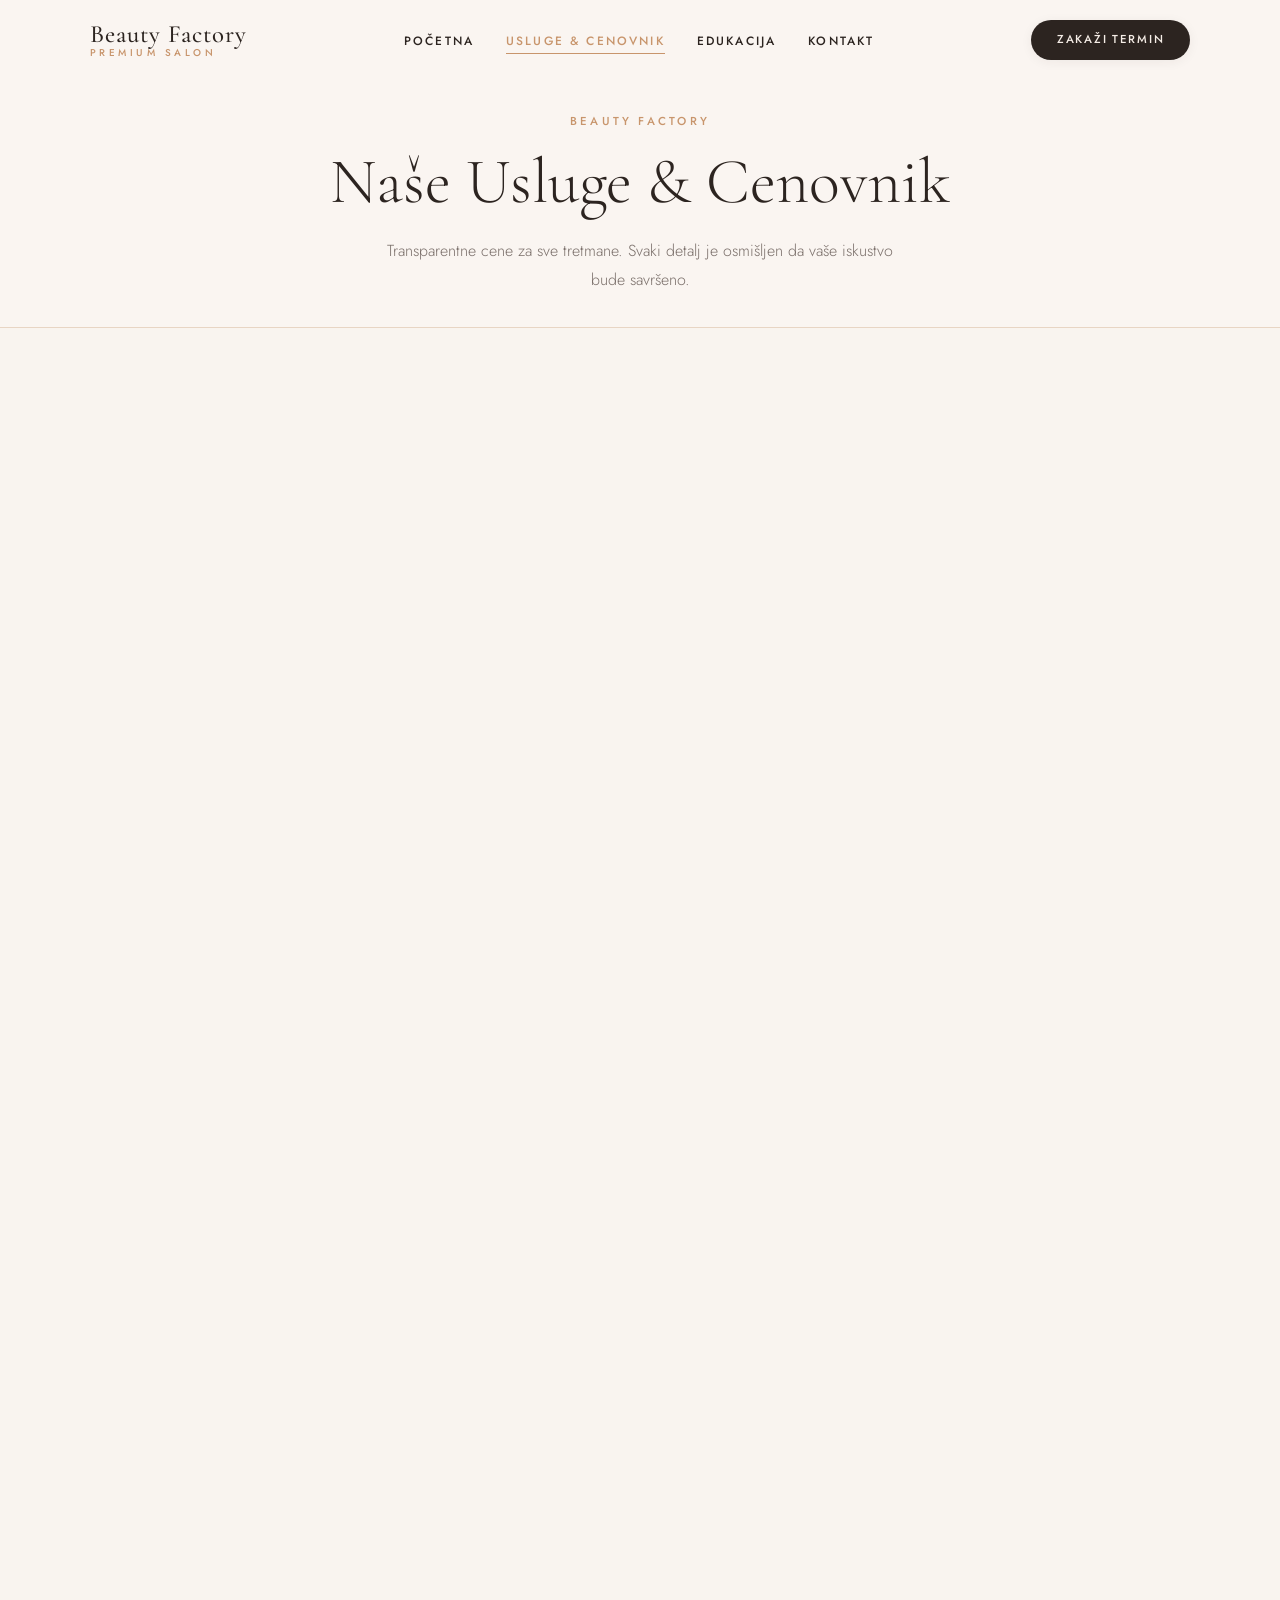
<file: usluge.html>
<!DOCTYPE html>
<html lang="sr">
<head>
  <meta charset="UTF-8" />
  <meta name="viewport" content="width=device-width, initial-scale=1.0" />
  <meta name="description" content="Cenovnik usluga Beauty Factory salona — manikir, pedikir, brow lift, masaže. Precizne cene i trajanje svakog tretmana." />
  <title>Usluge & Cenovnik | Beauty Factory</title>

  <link rel="icon" href="data:image/svg+xml,<svg xmlns='http://www.w3.org/2000/svg' viewBox='0 0 32 32'><text y='26' font-size='28'>🌸</text></svg>" />
  <link rel="stylesheet" href="css/style.css" />
  <link rel="stylesheet" href="css/pages.css" />
</head>
<body>

  <!-- HEADER -->
  <header class="site-header" role="banner">
    <div class="container">
      <nav class="nav" aria-label="Glavna navigacija">
        <a href="index.html" class="nav__logo" aria-label="Beauty Factory — Početna">
          <span class="nav__logo-main">Beauty Factory</span>
          <span class="nav__logo-sub">Premium Salon</span>
        </a>
        <ul class="nav__links" role="list">
          <li><a href="index.html"     class="nav__link">Početna</a></li>
          <li><a href="usluge.html"    class="nav__link">Usluge & Cenovnik</a></li>
          <li><a href="edukacija.html" class="nav__link">Edukacija</a></li>
          <li><a href="kontakt.html"   class="nav__link">Kontakt</a></li>
        </ul>
        <a href="kontakt.html" class="nav__cta">Zakaži termin</a>
        <button class="nav__hamburger" aria-label="Otvori meni" aria-expanded="false">
          <span></span><span></span><span></span>
        </button>
      </nav>
    </div>
  </header>

  <!-- MOBILE MENU -->
  <nav class="nav__mobile" aria-label="Mobilna navigacija">
    <a href="index.html"     class="nav__mobile-link">Početna</a>
    <div class="nav__mobile-divider"></div>
    <a href="usluge.html"    class="nav__mobile-link">Usluge & Cenovnik</a>
    <div class="nav__mobile-divider"></div>
    <a href="edukacija.html" class="nav__mobile-link">Edukacija</a>
    <div class="nav__mobile-divider"></div>
    <a href="kontakt.html"   class="nav__mobile-link">Kontakt</a>
  </nav>

  <main>

    <!-- PAGE HERO -->
    <section class="page-hero" aria-labelledby="page-title">
      <div class="container">
        <p class="page-hero__eyebrow">Beauty Factory</p>
        <h1 class="page-hero__title" id="page-title">Naše Usluge & Cenovnik</h1>
        <p class="page-hero__desc">
          Transparentne cene za sve tretmane. Svaki detalj je osmišljen da vaše iskustvo bude savršeno.
        </p>
      </div>
    </section>

    <!-- SERVICES INTRO CARDS -->
    <section class="services-intro section" aria-label="Pregled kategorija usluga">
      <div class="container">
        <div class="services-intro__grid">

          <div class="service-intro-card">
            <div class="service-intro-card__icon">
              <svg viewBox="0 0 24 24" xmlns="http://www.w3.org/2000/svg">
                <rect x="3" y="3" width="18" height="18" rx="2" ry="2"/>
                <line x1="3" y1="9" x2="21" y2="9"/><line x1="3" y1="15" x2="21" y2="15"/>
                <line x1="9" y1="3" x2="9" y2="21"/><line x1="15" y1="3" x2="15" y2="21"/>
              </svg>
            </div>
            <h3 class="service-intro-card__title">Manikir & Pedikir</h3>
            <p class="service-intro-card__text">Klasičan, gel lak, akril, nail art i SPA tretmani za savršeno negovane ruke i stopala.</p>
          </div>

          <div class="service-intro-card">
            <div class="service-intro-card__icon">
              <svg viewBox="0 0 24 24" xmlns="http://www.w3.org/2000/svg">
                <path d="M1 12s4-8 11-8 11 8 11 8-4 8-11 8-11-8-11-8z"/>
                <circle cx="12" cy="12" r="3"/>
              </svg>
            </div>
            <h3 class="service-intro-card__title">Obrve & Trepavice</h3>
            <p class="service-intro-card__text">Brow lift, dizajn i farbanje obrva, botoks i tretmani koji naglašavaju vaš pogled.</p>
          </div>

          <div class="service-intro-card">
            <div class="service-intro-card__icon">
              <svg viewBox="0 0 24 24" xmlns="http://www.w3.org/2000/svg">
                <path d="M20.84 4.61a5.5 5.5 0 0 0-7.78 0L12 5.67l-1.06-1.06a5.5 5.5 0 0 0-7.78 7.78l1.06 1.06L12 21.23l7.78-7.78 1.06-1.06a5.5 5.5 0 0 0 0-7.78z"/>
              </svg>
            </div>
            <h3 class="service-intro-card__title">Masaže</h3>
            <p class="service-intro-card__text">Relaksirajuće masaže lica i tela koje obnavljaju kožu i vraćaju energiju telu.</p>
          </div>

        </div>
      </div>
    </section>

    <!-- PRICING -->
    <section class="pricing section" id="cenovnik" aria-labelledby="pricing-heading">
      <div class="container">

        <div class="pricing__intro">
          <p class="section-subtitle">Cenovnik 2025</p>
          <h2 class="section-title" id="pricing-heading">Naše cene</h2>
          <p class="pricing__intro-text">
            Cene su iskazane u dinarima i uključuju PDV. Za grupne rezervacije i posebne pakete, kontaktirajte nas direktno.
          </p>
        </div>

        <!-- Category Tabs -->
        <div class="pricing__tabs" role="tablist" aria-label="Kategorije usluga">
          <button class="pricing__tab active" data-tab="manikir" role="tab" aria-selected="true"  aria-controls="panel-manikir">Manikir & Pedikir</button>
          <button class="pricing__tab"        data-tab="obrve"   role="tab" aria-selected="false" aria-controls="panel-obrve">Obrve & Trepavice</button>
          <button class="pricing__tab"        data-tab="masaze"  role="tab" aria-selected="false" aria-controls="panel-masaze">Masaže</button>
        </div>

        <!-- ── PANEL: Manikir & Pedikir ── -->
        <div class="pricing__panel active" id="panel-manikir" role="tabpanel">

          <div class="pricing__category">
            <div class="pricing__cat-header">
              <div class="pricing__cat-icon">
                <svg viewBox="0 0 24 24" xmlns="http://www.w3.org/2000/svg">
                  <path d="M18 4H6a2 2 0 0 0-2 2v12a2 2 0 0 0 2 2h12a2 2 0 0 0 2-2V6a2 2 0 0 0-2-2z"/>
                </svg>
              </div>
              <div>
                <h3 class="pricing__cat-title">Manikir</h3>
                <p class="pricing__cat-sub">Tretmani za negu i ulepšavanje noktiju na rukama</p>
              </div>
            </div>
            <ul class="pricing__list">
              <li class="pricing__item">
                <div class="pricing__item-name">Klasičan manikir</div>
                <span class="pricing__item-duration">
                  <svg viewBox="0 0 24 24"><circle cx="12" cy="12" r="10"/><polyline points="12 6 12 12 16 14"/></svg>
                  30 min
                </span>
                <div class="pricing__item-price">1.400 <span class="currency">RSD</span></div>
              </li>
              <li class="pricing__item pricing__item--featured">
                <div class="pricing__item-name">
                  Gel lak manikir
                  <small>Priprema + boja po izboru, do 3 nedelje trajnosti</small>
                </div>
                <span class="pricing__item-duration">
                  <svg viewBox="0 0 24 24"><circle cx="12" cy="12" r="10"/><polyline points="12 6 12 12 16 14"/></svg>
                  60 min
                </span>
                <div class="pricing__item-price">2.200 <span class="currency">RSD</span></div>
              </li>
              <li class="pricing__item">
                <div class="pricing__item-name">Skidanje gel laka</div>
                <span class="pricing__item-duration">
                  <svg viewBox="0 0 24 24"><circle cx="12" cy="12" r="10"/><polyline points="12 6 12 12 16 14"/></svg>
                  20 min
                </span>
                <div class="pricing__item-price">600 <span class="currency">RSD</span></div>
              </li>
              <li class="pricing__item pricing__item--featured">
                <div class="pricing__item-name">
                  Akrilne nadogradnje
                  <small>Modelovanje + gel lak + nail art po dogovoru</small>
                </div>
                <span class="pricing__item-duration">
                  <svg viewBox="0 0 24 24"><circle cx="12" cy="12" r="10"/><polyline points="12 6 12 12 16 14"/></svg>
                  90–120 min
                </span>
                <div class="pricing__item-price">3.800 <span class="currency">RSD</span></div>
              </li>
              <li class="pricing__item">
                <div class="pricing__item-name">
                  Nail art dizajn
                  <small>Po noktu, od jednostavnog do složenog dizajna</small>
                </div>
                <span class="pricing__item-duration">
                  <svg viewBox="0 0 24 24"><circle cx="12" cy="12" r="10"/><polyline points="12 6 12 12 16 14"/></svg>
                  od 10 min/nokat
                </span>
                <div class="pricing__item-price">od 200 <span class="currency">RSD</span></div>
              </li>
              <li class="pricing__item">
                <div class="pricing__item-name">
                  SPA manikir
                  <small>Klasičan manikir + piling + maska + masaža ruku</small>
                </div>
                <span class="pricing__item-duration">
                  <svg viewBox="0 0 24 24"><circle cx="12" cy="12" r="10"/><polyline points="12 6 12 12 16 14"/></svg>
                  75 min
                </span>
                <div class="pricing__item-price">2.800 <span class="currency">RSD</span></div>
              </li>
            </ul>
          </div>

          <div class="pricing__category">
            <div class="pricing__cat-header">
              <div class="pricing__cat-icon">
                <svg viewBox="0 0 24 24" xmlns="http://www.w3.org/2000/svg">
                  <path d="M12 2C8.13 2 5 5.13 5 9c0 5.25 7 13 7 13s7-7.75 7-13c0-3.87-3.13-7-7-7zm0 9.5c-1.38 0-2.5-1.12-2.5-2.5s1.12-2.5 2.5-2.5 2.5 1.12 2.5 2.5-1.12 2.5-2.5 2.5z"/>
                </svg>
              </div>
              <div>
                <h3 class="pricing__cat-title">Pedikir</h3>
                <p class="pricing__cat-sub">Kompletna nega i ulepšavanje noktiju na stopalima</p>
              </div>
            </div>
            <ul class="pricing__list">
              <li class="pricing__item">
                <div class="pricing__item-name">Klasičan pedikir</div>
                <span class="pricing__item-duration">
                  <svg viewBox="0 0 24 24"><circle cx="12" cy="12" r="10"/><polyline points="12 6 12 12 16 14"/></svg>
                  45 min
                </span>
                <div class="pricing__item-price">1.800 <span class="currency">RSD</span></div>
              </li>
              <li class="pricing__item pricing__item--featured">
                <div class="pricing__item-name">
                  Gel lak pedikir
                  <small>Priprema + gel lak po izboru</small>
                </div>
                <span class="pricing__item-duration">
                  <svg viewBox="0 0 24 24"><circle cx="12" cy="12" r="10"/><polyline points="12 6 12 12 16 14"/></svg>
                  75 min
                </span>
                <div class="pricing__item-price">2.600 <span class="currency">RSD</span></div>
              </li>
              <li class="pricing__item">
                <div class="pricing__item-name">
                  SPA pedikir
                  <small>Kupka + piling + maska + masaža stopala + gel lak</small>
                </div>
                <span class="pricing__item-duration">
                  <svg viewBox="0 0 24 24"><circle cx="12" cy="12" r="10"/><polyline points="12 6 12 12 16 14"/></svg>
                  90 min
                </span>
                <div class="pricing__item-price">3.400 <span class="currency">RSD</span></div>
              </li>
              <li class="pricing__item">
                <div class="pricing__item-name">
                  Medicinski pedikir
                  <small>Uklanjanje tvrde kože, žuljeva i problem. noktiju</small>
                </div>
                <span class="pricing__item-duration">
                  <svg viewBox="0 0 24 24"><circle cx="12" cy="12" r="10"/><polyline points="12 6 12 12 16 14"/></svg>
                  60 min
                </span>
                <div class="pricing__item-price">2.200 <span class="currency">RSD</span></div>
              </li>
            </ul>
          </div>
        </div>

        <!-- ── PANEL: Obrve & Trepavice ── -->
        <div class="pricing__panel" id="panel-obrve" role="tabpanel">
          <div class="pricing__category">
            <div class="pricing__cat-header">
              <div class="pricing__cat-icon">
                <svg viewBox="0 0 24 24" xmlns="http://www.w3.org/2000/svg">
                  <path d="M1 12s4-8 11-8 11 8 11 8-4 8-11 8-11-8-11-8z"/><circle cx="12" cy="12" r="3"/>
                </svg>
              </div>
              <div>
                <h3 class="pricing__cat-title">Obrve</h3>
                <p class="pricing__cat-sub">Dizajn, korekcija i lifting obrva</p>
              </div>
            </div>
            <ul class="pricing__list">
              <li class="pricing__item">
                <div class="pricing__item-name">Korekcija obrva (voskom)</div>
                <span class="pricing__item-duration">
                  <svg viewBox="0 0 24 24"><circle cx="12" cy="12" r="10"/><polyline points="12 6 12 12 16 14"/></svg>
                  15 min
                </span>
                <div class="pricing__item-price">800 <span class="currency">RSD</span></div>
              </li>
              <li class="pricing__item pricing__item--featured">
                <div class="pricing__item-name">
                  Dizajn i farbanje obrva
                  <small>Korekcija + dizajn + farbanje bojom po izboru</small>
                </div>
                <span class="pricing__item-duration">
                  <svg viewBox="0 0 24 24"><circle cx="12" cy="12" r="10"/><polyline points="12 6 12 12 16 14"/></svg>
                  45 min
                </span>
                <div class="pricing__item-price">1.800 <span class="currency">RSD</span></div>
              </li>
              <li class="pricing__item pricing__item--featured">
                <div class="pricing__item-name">
                  Brow Lift
                  <small>Podizanje i oblikovanje, trajnost 6–8 nedelja</small>
                </div>
                <span class="pricing__item-duration">
                  <svg viewBox="0 0 24 24"><circle cx="12" cy="12" r="10"/><polyline points="12 6 12 12 16 14"/></svg>
                  60 min
                </span>
                <div class="pricing__item-price">3.500 <span class="currency">RSD</span></div>
              </li>
              <li class="pricing__item">
                <div class="pricing__item-name">
                  Botoks obrva
                  <small>Neinvazivni tretman za definisane obrve</small>
                </div>
                <span class="pricing__item-duration">
                  <svg viewBox="0 0 24 24"><circle cx="12" cy="12" r="10"/><polyline points="12 6 12 12 16 14"/></svg>
                  30 min
                </span>
                <div class="pricing__item-price">2.800 <span class="currency">RSD</span></div>
              </li>
              <li class="pricing__item">
                <div class="pricing__item-name">
                  Kompletni brow paket
                  <small>Lift + dizajn + farbanje + korekcija</small>
                </div>
                <span class="pricing__item-duration">
                  <svg viewBox="0 0 24 24"><circle cx="12" cy="12" r="10"/><polyline points="12 6 12 12 16 14"/></svg>
                  90 min
                </span>
                <div class="pricing__item-price">5.000 <span class="currency">RSD</span></div>
              </li>
            </ul>
          </div>
        </div>

        <!-- ── PANEL: Masaže ── -->
        <div class="pricing__panel" id="panel-masaze" role="tabpanel">
          <div class="pricing__category">
            <div class="pricing__cat-header">
              <div class="pricing__cat-icon">
                <svg viewBox="0 0 24 24" xmlns="http://www.w3.org/2000/svg">
                  <path d="M20.84 4.61a5.5 5.5 0 0 0-7.78 0L12 5.67l-1.06-1.06a5.5 5.5 0 0 0-7.78 7.78l1.06 1.06L12 21.23l7.78-7.78 1.06-1.06a5.5 5.5 0 0 0 0-7.78z"/>
                </svg>
              </div>
              <div>
                <h3 class="pricing__cat-title">Masaže lica</h3>
                <p class="pricing__cat-sub">Tretmani koji vraćaju sjaj i mladolikost koži lica</p>
              </div>
            </div>
            <ul class="pricing__list">
              <li class="pricing__item">
                <div class="pricing__item-name">Klasična masaža lica</div>
                <span class="pricing__item-duration">
                  <svg viewBox="0 0 24 24"><circle cx="12" cy="12" r="10"/><polyline points="12 6 12 12 16 14"/></svg>
                  45 min
                </span>
                <div class="pricing__item-price">2.400 <span class="currency">RSD</span></div>
              </li>
              <li class="pricing__item pricing__item--featured">
                <div class="pricing__item-name">
                  Anti-age masaža lica
                  <small>Liftujući efekat, serumi, maska + masaža</small>
                </div>
                <span class="pricing__item-duration">
                  <svg viewBox="0 0 24 24"><circle cx="12" cy="12" r="10"/><polyline points="12 6 12 12 16 14"/></svg>
                  75 min
                </span>
                <div class="pricing__item-price">3.800 <span class="currency">RSD</span></div>
              </li>
              <li class="pricing__item">
                <div class="pricing__item-name">
                  Guasha masaža lica
                  <small>Drenaža, smanjivanje otoka i sjaj kože</small>
                </div>
                <span class="pricing__item-duration">
                  <svg viewBox="0 0 24 24"><circle cx="12" cy="12" r="10"/><polyline points="12 6 12 12 16 14"/></svg>
                  30 min
                </span>
                <div class="pricing__item-price">2.000 <span class="currency">RSD</span></div>
              </li>
            </ul>
          </div>

          <div class="pricing__category">
            <div class="pricing__cat-header">
              <div class="pricing__cat-icon">
                <svg viewBox="0 0 24 24" xmlns="http://www.w3.org/2000/svg">
                  <path d="M12 2C8.13 2 5 5.13 5 9c0 5.25 7 13 7 13s7-7.75 7-13c0-3.87-3.13-7-7-7z"/>
                </svg>
              </div>
              <div>
                <h3 class="pricing__cat-title">Masaže tela</h3>
                <p class="pricing__cat-sub">Relaksirajući i terapeutski tretmani za celo telo</p>
              </div>
            </div>
            <ul class="pricing__list">
              <li class="pricing__item pricing__item--featured">
                <div class="pricing__item-name">
                  Klasična masaža celog tela
                  <small>Opuštajuća masaža leđa, nogu i ramena</small>
                </div>
                <span class="pricing__item-duration">
                  <svg viewBox="0 0 24 24"><circle cx="12" cy="12" r="10"/><polyline points="12 6 12 12 16 14"/></svg>
                  60 min
                </span>
                <div class="pricing__item-price">3.500 <span class="currency">RSD</span></div>
              </li>
              <li class="pricing__item">
                <div class="pricing__item-name">Masaža leđa i ramena</div>
                <span class="pricing__item-duration">
                  <svg viewBox="0 0 24 24"><circle cx="12" cy="12" r="10"/><polyline points="12 6 12 12 16 14"/></svg>
                  30 min
                </span>
                <div class="pricing__item-price">1.800 <span class="currency">RSD</span></div>
              </li>
              <li class="pricing__item">
                <div class="pricing__item-name">
                  Premium wellness paket
                  <small>Masaža tela + masaža lica + aromaterapija</small>
                </div>
                <span class="pricing__item-duration">
                  <svg viewBox="0 0 24 24"><circle cx="12" cy="12" r="10"/><polyline points="12 6 12 12 16 14"/></svg>
                  120 min
                </span>
                <div class="pricing__item-price">6.000 <span class="currency">RSD</span></div>
              </li>
            </ul>
          </div>
        </div>

        <!-- Pricing note -->
        <div class="pricing__note">
          <p class="pricing__note-text">
            Cene su informativne. Za pakete, poklon-vaučere ili posebne zahteve, slobodno nas kontaktirajte ili zakažite konsultaciju direktno u salonu.
          </p>
          <a href="kontakt.html" class="btn btn--primary">
            <span>Zakaži termin</span>
          </a>
        </div>

      </div>
    </section>

  </main>

  <!-- ══════════════════════════════════════
       FOOTER
  ══════════════════════════════════════ -->
  <footer class="site-footer" role="contentinfo">
    <div class="container">
      <div class="footer__grid">

        <!-- Brand col -->
        <div class="footer__brand">
          <p class="footer__brand-name">Beauty Factory</p>
          <p class="footer__brand-tagline">Premium Salon · Novi Beograd</p>
          <p class="footer__desc">
            Vaš pouzdani partner za negu i lepotu od 2015. Posvećeni savršenstvu u svakom detalju.
          </p>
          <div class="footer__social">
<a href="https://www.instagram.com/beauty.factory.jelena?utm_source=ig_web_button_share_sheet&igsh=ZDNlZDc0MzIxNw==" target="_blank" rel="noopener noreferrer" class="footer__social-link" aria-label="Instagram">
                <svg viewBox="0 0 24 24" xmlns="http://www.w3.org/2000/svg">
                  <rect x="2" y="2" width="20" height="20" rx="5" ry="5" fill="none" stroke="currentColor" stroke-width="1.2"/>
                  <path d="M16 11.37A4 4 0 1 1 12.63 8 4 4 0 0 1 16 11.37z" fill="none" stroke="currentColor" stroke-width="1.2"/>
                  <circle cx="17.5" cy="6.5" r="1" fill="currentColor"/>
                </svg>
              </a>
              <a href="https://www.facebook.com/share/17VwDCWcqv/" target="_blank" rel="noopener noreferrer" class="footer__social-link" aria-label="Facebook">
                <svg viewBox="0 0 24 24" xmlns="http://www.w3.org/2000/svg">
                  <path d="M18 2h-3a5 5 0 0 0-5 5v3H7v4h3v8h4v-8h3l1-4h-4V7a1 1 0 0 1 1-1h3z" fill="none" stroke="currentColor" stroke-width="1.2"/>
                </svg>
              </a>
           </div>
         </div>

        <!-- Links col -->
        <div>
          <p class="footer__col-title">Prečice</p>
          <ul class="footer__links" role="list">
            <li><a href="index.html"     class="footer__link">Početna</a></li>
            <li><a href="usluge.html"    class="footer__link">Usluge & Cenovnik</a></li>
            <li><a href="edukacija.html" class="footer__link">Edukacija</a></li>
            <li><a href="kontakt.html"   class="footer__link">Kontakt & Lokacija</a></li>
          </ul>
        </div>

        <!-- Services col -->
        <div>
          <p class="footer__col-title">Usluge</p>
          <ul class="footer__links" role="list">
            <li><a href="usluge.html" class="footer__link">Manikir & Pedikir</a></li>
            <li><a href="usluge.html" class="footer__link">Brow Lift</a></li>
            <li><a href="usluge.html" class="footer__link">Dizajn obrva</a></li>
            <li><a href="usluge.html" class="footer__link">Masaže lica i tela</a></li>
            <li><a href="edukacija.html" class="footer__link">Akademija</a></li>
          </ul>
        </div>

        <!-- Contact col -->
        <div>
          <p class="footer__col-title">Kontakt</p>
          <div class="footer__contact-item">
            <svg class="footer__contact-icon" viewBox="0 0 24 24" xmlns="http://www.w3.org/2000/svg">
              <path d="M21 10c0 7-9 13-9 13s-9-6-9-13a9 9 0 0 1 18 0z"/><circle cx="12" cy="10" r="3"/>
            </svg>
            <p class="footer__contact-text">
              <strong>Džona Kenedija 33</strong><br>
              Novi Beograd, Beograd
            </p>
          </div>
          <div class="footer__contact-item">
            <svg class="footer__contact-icon" viewBox="0 0 24 24" xmlns="http://www.w3.org/2000/svg">
              <path d="M22 16.92v3a2 2 0 0 1-2.18 2 19.79 19.79 0 0 1-8.63-3.07A19.5 19.5 0 0 1 4.69 12 19.79 19.79 0 0 1 1.61 3.34 2 2 0 0 1 3.59 1h3a2 2 0 0 1 2 1.72 12.84 12.84 0 0 0 .7 2.81 2 2 0 0 1-.45 2.11L7.91 8.6a16 16 0 0 0 6 6l.92-.92a2 2 0 0 1 2.11-.45 12.84 12.84 0 0 0 2.81.7A2 2 0 0 1 22 16.92z"/>
            </svg>
            <p class="footer__contact-text">
              <a href="tel:0628228789"><strong>062 822 87 89</strong></a>
            </p>
          </div>
          <div class="footer__contact-item">
            <svg class="footer__contact-icon" viewBox="0 0 24 24" xmlns="http://www.w3.org/2000/svg">
              <circle cx="12" cy="12" r="10"/><polyline points="12 6 12 12 16 14"/>
            </svg>
            <p class="footer__contact-text">
              Pon – Pet: <strong>09:00 – 20:00</strong><br>
              Subota: <strong>09:00 – 18:00</strong><br>
              Nedelja: <em>zatvoreno</em>
            </p>
          </div>
        </div>

      </div>

      <div class="footer__bottom">
        <p class="footer__copy">
          &copy; 2025 <span>Beauty Factory</span>. Sva prava zadržana.
        </p>
        <nav class="footer__bottom-links" aria-label="Pravni linkovi">
          <a href="#" class="footer__bottom-link">Politika privatnosti</a>
          <a href="#" class="footer__bottom-link">Uslovi korišćenja</a>
        </nav>
      </div>
    </div>
  </footer>

  <script src="js/main.js"></script>

</body>
</html>
</file>
<file: css/style.css>
/* =============================================
   BEAUTY FACTORY — style.css
   Global styles, variables, reset, header, footer
   ============================================= */

/* ── Google Fonts ── */
@import url('https://fonts.googleapis.com/css2?family=Cormorant+Garamond:ital,wght@0,300;0,400;0,500;0,600;1,300;1,400&family=Jost:wght@300;400;500;600&display=swap');

/* ── CSS Variables ── */
:root {
  /* Color Palette */
  --nude:          #e8d5c4;
  --nude-light:    #f5ede6;
  --nude-pale:     #faf5f1;
  --cream:         #f9f4ef;
  --champagne:     #d4b896;
  --rose-gold:     #c8956c;
  --rose-gold-dk:  #a97650;
  --blush:         #e8c4b8;
  --blush-light:   #f4e0d9;
  --charcoal:      #2c2420;
  --charcoal-mid:  #4a3f3a;
  --warm-gray:     #7a6f6a;
  --warm-gray-lt:  #b5aaa5;
  --white:         #ffffff;
  --off-white:     #fdfaf8;

  /* Typography */
  --font-display: 'Cormorant Garamond', Georgia, serif;
  --font-body:    'Jost', sans-serif;

  /* Spacing */
  --space-xs:   0.5rem;
  --space-sm:   1rem;
  --space-md:   2rem;
  --space-lg:   4rem;
  --space-xl:   6rem;
  --space-2xl:  10rem;
  --space-3xl:  14rem;

  /* Transitions */
  --transition: 0.35s cubic-bezier(0.4, 0, 0.2, 1);
  --transition-slow: 0.6s cubic-bezier(0.4, 0, 0.2, 1);

  /* Shadows */
  --shadow-sm: 0 2px 12px rgba(44,36,32,0.06);
  --shadow-md: 0 8px 32px rgba(44,36,32,0.10);
  --shadow-lg: 0 20px 60px rgba(44,36,32,0.14);
  --shadow-gold: 0 4px 20px rgba(200,149,108,0.35);
  --shadow-gold-hover: 0 8px 30px rgba(200,149,108,0.45);
  --focus-ring: 0 0 0 2px rgba(200,149,108,0.15);

  /* Border radius */
  --radius-sm:   4px;
  --radius-md:   12px;
  --radius-lg:   24px;
  --radius-pill: 999px;

  /* Nav height */
  --nav-height: 80px;
}

/* ── Reset ── */
*, *::before, *::after { box-sizing: border-box; margin: 0; padding: 0; }
html { font-size: 16px; scroll-behavior: smooth; -webkit-text-size-adjust: 100%; }

/* Accessibility helper */
.visually-hidden {
  position: absolute !important;
  width: 1px !important;
  height: 1px !important;
  padding: 0 !important;
  margin: -1px !important;
  overflow: hidden !important;
  clip: rect(0,0,0,0) !important;
  white-space: nowrap !important;
  border: 0 !important;
}

body {
  font-family: var(--font-body);
  background-color: var(--off-white);
  color: var(--charcoal);
  line-height: 1.7;
  font-weight: 300;
  overflow-x: hidden;
}
img, video { display: block; max-width: 100%; }
a { color: inherit; text-decoration: none; }
ul, ol { list-style: none; }
button { cursor: pointer; border: none; background: none; font: inherit; }
input, textarea, select { font: inherit; }

/* ── Typography ── */
h1, h2, h3, h4, h5, h6 {
  font-family: var(--font-display);
  font-weight: 400;
  line-height: 1.2;
  color: var(--charcoal);
}

/* Section spacing - upgraded for luxury feel */
.section { padding: var(--space-2xl) 0; }
.section--lg { padding: calc(var(--space-2xl) + var(--space-md)) 0; }

.display-title {
  font-size: clamp(3rem, 6vw, 5.5rem);
  font-weight: 300;
  letter-spacing: -0.01em;
}
.section-title {
  font-size: clamp(2rem, 4vw, 3.2rem);
  font-weight: 300;
  letter-spacing: 0.01em;
}
.section-subtitle {
  font-size: 0.8rem;
  font-family: var(--font-body);
  font-weight: 500;
  letter-spacing: 0.25em;
  text-transform: uppercase;
  color: var(--rose-gold);
  margin-bottom: var(--space-sm);
}
p { color: var(--charcoal-mid); font-weight: 300; }

/* ── Section Spacing (Luxury Feel) ── */
.section { padding: var(--space-xl) 0; }
.section-header { margin-bottom: var(--space-lg); }

/* Performance - content visibility for long pages */
@media (prefers-reduced-motion: no-preference) {
  .section {
    content-visibility: auto;
    contain-intrinsic-size: 1px 800px;
  }
}

/* ── Layout Utilities ── */
.container {
  max-width: 1180px;
  margin: 0 auto;
  padding: 0 clamp(1.25rem, 4vw, 2.5rem);
}
.text-center { text-align: center; }
.flex { display: flex; }
.grid { display: grid; }

/* ── Divider / Ornament ── */
.ornament {
  display: flex;
  align-items: center;
  gap: var(--space-sm);
  margin: var(--space-md) 0;
}
.ornament::before,
.ornament::after {
  content: '';
  flex: 1;
  height: 1px;
  background: linear-gradient(90deg, transparent, var(--champagne), transparent);
}
.ornament span {
  font-family: var(--font-display);
  font-size: 1.5rem;
  color: var(--champagne);
  line-height: 1;
}

/* ── Buttons ── */
.btn {
  display: inline-flex;
  align-items: center;
  gap: 0.6rem;
  padding: 0.9rem 2.2rem;
  border-radius: var(--radius-pill);
  font-family: var(--font-body);
  font-size: 0.78rem;
  font-weight: 500;
  letter-spacing: 0.18em;
  text-transform: uppercase;
  transition: var(--transition);
  position: relative;
  overflow: hidden;
}
.btn::before {
  content: '';
  position: absolute;
  inset: 0;
  opacity: 0;
  transition: var(--transition);
}
.btn:hover::before { opacity: 1; }

.btn--primary {
  background: var(--charcoal);
  color: var(--nude-light);
  box-shadow: var(--shadow-md);
}
.btn--primary::before { background: var(--rose-gold-dk); }
.btn--primary:hover { color: var(--white); transform: translateY(-2px); box-shadow: var(--shadow-lg); }
.btn--primary span { position: relative; z-index: 1; }

.btn--outline {
  border: 1.5px solid var(--charcoal);
  color: var(--charcoal);
}
.btn--outline::before { background: var(--charcoal); }
.btn--outline:hover { color: var(--nude-light); transform: translateY(-2px); }
.btn--outline span { position: relative; z-index: 1; }

.btn--gold {
  background: linear-gradient(135deg, var(--champagne), var(--rose-gold));
  color: var(--white);
  box-shadow: var(--shadow-gold);
}
.btn--gold:hover { transform: translateY(-2px); box-shadow: var(--shadow-gold-hover); }

/* ── Form Elements ── */
.form-group { display: flex; flex-direction: column; gap: 0.4rem; }
.form-label {
  font-size: 0.72rem;
  font-weight: 500;
  letter-spacing: 0.15em;
  text-transform: uppercase;
  color: var(--warm-gray);
}
.form-input,
.form-textarea,
.form-select {
  padding: 0.85rem 1.2rem;
  border: 1.5px solid var(--nude);
  border-radius: var(--radius-sm);
  background: var(--white);
  color: var(--charcoal);
  font-size: 0.95rem;
  transition: var(--transition);
  outline: none;
  width: 100%;
}
.form-input:focus,
.form-textarea:focus,
.form-select:focus {
  border-color: var(--rose-gold);
  box-shadow: var(--focus-ring);
  outline: none;
}
.form-input::placeholder,
.form-textarea::placeholder { color: var(--warm-gray-lt); }
.form-textarea { resize: vertical; min-height: 120px; }
.form-select { appearance: none; background-image: url("data:image/svg+xml,%3Csvg xmlns='http://www.w3.org/2000/svg' width='12' height='8' viewBox='0 0 12 8'%3E%3Cpath d='M1 1l5 5 5-5' stroke='%23c8956c' stroke-width='1.5' fill='none' stroke-linecap='round'/%3E%3C/svg%3E"); background-repeat: no-repeat; background-position: right 1.2rem center; padding-right: 2.5rem; }

/* ============================================
   HEADER / NAVIGATION
   ============================================ */
.site-header {
  position: fixed;
  top: 0;
  left: 0;
  right: 0;
  z-index: 1000;
  height: var(--nav-height);
  transition: var(--transition);
}
.site-header::before {
  content: '';
  position: absolute;
  inset: 0;
  background: transparent;
  backdrop-filter: blur(0px);
  transition: var(--transition);
}
.site-header.scrolled::before {
  background: rgba(249,244,239,0.92);
  backdrop-filter: blur(20px);
  box-shadow: 0 1px 0 var(--nude), var(--shadow-sm);
}

.nav {
  display: flex;
  align-items: center;
  justify-content: space-between;
  height: var(--nav-height);
  position: relative;
  z-index: 1;
}

.nav__logo {
  display: flex;
  flex-direction: column;
  line-height: 1;
}
.nav__logo-main {
  font-family: var(--font-display);
  font-size: 1.55rem;
  font-weight: 500;
  letter-spacing: 0.04em;
  color: var(--charcoal);
}
.nav__logo-sub {
  font-size: 0.62rem;
  font-weight: 500;
  letter-spacing: 0.35em;
  text-transform: uppercase;
  color: var(--rose-gold);
  margin-top: 0.1rem;
}

.nav__links {
  display: flex;
  align-items: center;
  gap: var(--space-md);
}
.nav__link {
  font-size: 0.75rem;
  font-weight: 500;
  letter-spacing: 0.18em;
  text-transform: uppercase;
  color: var(--charcoal);
  position: relative;
  padding-bottom: 2px;
  transition: color var(--transition);
}
.nav__link::after {
  content: '';
  position: absolute;
  bottom: -2px;
  left: 0;
  width: 0;
  height: 1px;
  background: var(--rose-gold);
  transition: width var(--transition);
}
.nav__link:hover,
.nav__link.active { color: var(--rose-gold); }
.nav__link:hover::after,
.nav__link.active::after { width: 100%; }

.nav__cta {
  padding: 0.65rem 1.6rem;
  font-size: 0.72rem;
  border-radius: var(--radius-pill);
  background: var(--charcoal);
  color: var(--nude-light);
  font-weight: 500;
  letter-spacing: 0.15em;
  text-transform: uppercase;
  transition: var(--transition);
  box-shadow: var(--shadow-sm);
}
.nav__cta:hover {
  background: var(--rose-gold-dk);
  color: var(--white);
  transform: translateY(-1px);
  box-shadow: var(--shadow-md);
}

/* Hamburger */
.nav__hamburger {
  display: none;
  flex-direction: column;
  justify-content: center;
  gap: 5px;
  width: 40px;
  height: 40px;
  cursor: pointer;
  padding: 4px;
}
.nav__hamburger span {
  display: block;
  height: 1.5px;
  background: var(--charcoal);
  border-radius: 2px;
  transition: var(--transition);
  transform-origin: center;
}
.nav__hamburger span:nth-child(1) { width: 28px; }
.nav__hamburger span:nth-child(2) { width: 20px; }
.nav__hamburger span:nth-child(3) { width: 28px; }

.nav__hamburger.open span:nth-child(1) { transform: translateY(6.5px) rotate(45deg); width: 28px; }
.nav__hamburger.open span:nth-child(2) { opacity: 0; transform: scaleX(0); }
.nav__hamburger.open span:nth-child(3) { transform: translateY(-6.5px) rotate(-45deg); width: 28px; }

/* Mobile Menu */
.nav__mobile {
  position: fixed;
  inset: 0;
  background: rgba(245,237,230,0.95);
  backdrop-filter: blur(20px) saturate(1.2);
  display: flex;
  flex-direction: column;
  align-items: center;
  justify-content: center;
  gap: var(--space-md);
  z-index: 999;
  opacity: 0;
  pointer-events: none;
  transform: translateY(-1rem);
  transition: opacity var(--transition-slow), transform var(--transition-slow);
}
.nav__mobile.open {
  opacity: 1;
  pointer-events: all;
  transform: translateY(0);
}
.nav__mobile-link {
  font-family: var(--font-display);
  font-size: clamp(2rem, 6vw, 3rem);
  font-weight: 300;
  color: var(--charcoal);
  letter-spacing: 0.04em;
  transition: color var(--transition);
  position: relative;
}
.nav__mobile-link::after {
  content: '';
  position: absolute;
  bottom: 0;
  left: 0;
  width: 0;
  height: 1px;
  background: var(--rose-gold);
  transition: width var(--transition-slow);
}
.nav__mobile-link:hover { color: var(--rose-gold); }
.nav__mobile-link:hover::after { width: 100%; }
.nav__mobile-divider {
  width: 40px;
  height: 1px;
  background: var(--champagne);
}

/* Light header variant (for dark hero backgrounds) */
.site-header.header--light .nav__logo-main,
.site-header.header--light .nav__link,
.site-header.header--light .nav__hamburger span { color: var(--white); }
.site-header.header--light .nav__logo-sub { color: var(--blush); }
.site-header.header--light .nav__cta { background: rgba(255,255,255,0.15); border: 1px solid rgba(255,255,255,0.35); backdrop-filter: blur(10px); }
.site-header.header--light.scrolled .nav__logo-main { color: var(--charcoal); }
.site-header.header--light.scrolled .nav__logo-sub { color: var(--rose-gold); }
.site-header.header--light.scrolled .nav__link { color: var(--charcoal); }
.site-header.header--light.scrolled .nav__hamburger span { background-color: var(--charcoal); }
.site-header.header--light.scrolled .nav__cta { background: var(--charcoal); color: var(--nude-light); }

/* ============================================
   FOOTER
   ============================================ */
.site-footer {
  background: var(--charcoal);
  color: var(--nude-light);
  padding: var(--space-lg) 0 var(--space-md);
}
.footer__grid {
  display: grid;
  grid-template-columns: 1.6fr 1fr 1fr 1fr;
  gap: var(--space-lg);
  padding-bottom: var(--space-lg);
  border-bottom: 1px solid rgba(232,213,196,0.12);
}
.footer__brand-name {
  font-family: var(--font-display);
  font-size: 1.8rem;
  font-weight: 400;
  color: var(--nude-light);
  line-height: 1;
  margin-bottom: 0.2rem;
}
.footer__brand-tagline {
  font-size: 0.65rem;
  letter-spacing: 0.3em;
  text-transform: uppercase;
  color: var(--champagne);
  margin-bottom: var(--space-sm);
}
.footer__desc {
  font-size: 0.88rem;
  line-height: 1.8;
  color: var(--warm-gray-lt);
  max-width: 240px;
}
.footer__col-title {
  font-size: 0.65rem;
  font-weight: 600;
  letter-spacing: 0.25em;
  text-transform: uppercase;
  color: var(--champagne);
  margin-bottom: var(--space-sm);
}
.footer__links { display: flex; flex-direction: column; gap: 0.6rem; }
.footer__link {
  font-size: 0.88rem;
  color: var(--warm-gray-lt);
  transition: color var(--transition);
  position: relative;
  width: fit-content;
}
.footer__link::after {
  content: '';
  position: absolute;
  bottom: -1px;
  left: 0;
  width: 0;
  height: 1px;
  background: var(--rose-gold);
  transition: width var(--transition);
}
.footer__link:hover { color: var(--nude-light); }
.footer__link:hover::after { width: 100%; }

.footer__contact-item {
  display: flex;
  align-items: flex-start;
  gap: 0.7rem;
  margin-bottom: 0.8rem;
}
.footer__contact-icon {
  width: 16px;
  min-width: 16px;
  height: 16px;
  fill: var(--rose-gold);
  margin-top: 0.15rem;
}
.footer__contact-text {
  font-size: 0.88rem;
  color: var(--warm-gray-lt);
  line-height: 1.6;
}
.footer__contact-text strong { color: var(--nude-light); font-weight: 400; }

.footer__social {
  display: flex;
  gap: 0.75rem;
  margin-top: var(--space-sm);
}
.footer__social-link {
  width: 38px;
  height: 38px;
  border-radius: 50%;
  border: 1px solid rgba(232,213,196,0.2);
  display: flex;
  align-items: center;
  justify-content: center;
  transition: var(--transition);
  color: var(--warm-gray-lt);
}
.footer__social-link svg { 
  width: 16px; 
  height: 16px; 
  fill: none;
  stroke: currentColor;
  stroke-width: 1.2;
  transition: stroke var(--transition), fill var(--transition);
}
.footer__social-link:hover {
  background: var(--rose-gold);
  border-color: var(--rose-gold);
  color: var(--white);
  transform: translateY(-2px);
}

.footer__bottom {
  display: flex;
  align-items: center;
  justify-content: space-between;
  padding-top: var(--space-md);
  gap: 1rem;
  flex-wrap: wrap;
}
.footer__copy {
  font-size: 0.78rem;
  color: var(--warm-gray);
}
.footer__copy span { color: var(--champagne); }
.footer__bottom-links {
  display: flex;
  gap: var(--space-sm);
}
.footer__bottom-link {
  font-size: 0.78rem;
  color: var(--warm-gray);
  transition: color var(--transition);
}
.footer__bottom-link:hover { color: var(--nude-light); }

/* ── Page hero (shared inner pages) ── */
.page-hero {
  padding: calc(var(--nav-height) + var(--space-md)) 0 var(--space-md);
  background: var(--nude-pale);
  text-align: center;
  border-bottom: 1px solid var(--nude);
}
.page-hero__eyebrow {
  font-size: 0.72rem;
  font-weight: 500;
  letter-spacing: 0.28em;
  text-transform: uppercase;
  color: var(--rose-gold);
  margin-bottom: 0.8rem;
}
.page-hero__title {
  font-family: var(--font-display);
  font-size: clamp(2.4rem, 5vw, 4rem);
  font-weight: 300;
  color: var(--charcoal);
  margin-bottom: 1rem;
}
.page-hero__desc {
  max-width: 520px;
  margin: 0 auto;
  font-size: 1rem;
  color: var(--warm-gray);
  line-height: 1.8;
}

/* ── Responsive ── */
@media (max-width: 960px) {
  .footer__grid { grid-template-columns: 1fr 1fr; gap: var(--space-md); }
}
@media (max-width: 768px) {
  :root { --nav-height: 68px; }
  .nav__links,
  .nav__cta { display: none; }
  .nav__hamburger { display: flex; }
  .footer__grid { grid-template-columns: 1fr; gap: var(--space-md); }
  .footer__desc { max-width: 100%; }
  .footer__bottom { flex-direction: column; align-items: flex-start; }
}
</file>
<file: css/home.css>
/* =============================================
   BEAUTY FACTORY — home.css
   Styles specific to index.html (homepage)
   ============================================= */

/* CSS Variables for hero gradients - for easy customization */
:root {
  --hero-gradient-1: radial-gradient(ellipse 80% 80% at 65% 40%, rgba(200,149,108,0.18) 0%, transparent 60%);
  --hero-gradient-2: radial-gradient(ellipse 50% 60% at 20% 80%, rgba(212,184,150,0.12) 0%, transparent 50%);
  --hero-gradient-3: linear-gradient(145deg, #1e1510 0%, #2c2420 40%, #3a2e28 100%);
}

/* ============================================
    HERO SECTION
    ============================================ */
.hero {
  position: relative;
  min-height: 100svh;
  display: flex;
  align-items: center;
  overflow: hidden;
  background-color: var(--charcoal);
}

/* Layered background effect */
.hero__bg {
  position: absolute;
  inset: 0;
  z-index: 0;
}
.hero__bg-gradient {
  position: absolute;
  inset: 0;
  background:
    var(--hero-gradient-1),
    var(--hero-gradient-2),
    var(--hero-gradient-3);
}
.hero__bg-texture {
  position: absolute;
  inset: 0;
  background-image:
    repeating-linear-gradient(
      0deg,
      transparent,
      transparent 80px,
      rgba(232,213,196,0.02) 80px,
      rgba(232,213,196,0.02) 81px
    ),
    repeating-linear-gradient(
      90deg,
      transparent,
      transparent 80px,
      rgba(232,213,196,0.02) 80px,
      rgba(232,213,196,0.02) 81px
    );
}
/* Decorative circle */
.hero__circle {
  position: absolute;
  right: -5vw;
  top: 50%;
  transform: translateY(-50%);
  width: clamp(400px, 50vw, 750px);
  height: clamp(400px, 50vw, 750px);
  border-radius: 50%;
  border: 1px solid rgba(200,149,108,0.15);
  z-index: 1;
}
.hero__circle::before {
  content: '';
  position: absolute;
  inset: 40px;
  border-radius: 50%;
  border: 1px solid rgba(200,149,108,0.10);
}
.hero__circle::after {
  content: '';
  position: absolute;
  inset: 100px;
  border-radius: 50%;
  background: radial-gradient(ellipse, rgba(200,149,108,0.08) 0%, transparent 70%);
}

.hero__container {
  position: relative;
  z-index: 2;
  max-width: 1180px;
  margin: 0 auto;
  padding: 0 clamp(1.25rem, 4vw, 2.5rem);
  padding-top: var(--nav-height);
  display: grid;
  grid-template-columns: 1fr 1fr;
  align-items: center;
  gap: var(--space-xl);
  min-height: 100svh;
}

.hero__content { display: flex; flex-direction: column; }

.hero__eyebrow {
  display: inline-flex;
  align-items: center;
  gap: 0.75rem;
  font-size: 0.7rem;
  font-weight: 500;
  letter-spacing: 0.3em;
  text-transform: uppercase;
  color: var(--champagne);
  margin-bottom: 1.5rem;
  opacity: 0;
  animation: fadeUp 0.8s ease 0.2s forwards;
}
.hero__eyebrow::before {
  content: '';
  display: block;
  width: 30px;
  height: 1px;
  background: var(--champagne);
}

.hero__title {
  font-family: var(--font-display);
  font-size: clamp(3.2rem, 6.5vw, 6rem);
  font-weight: 300;
  color: var(--nude-light);
  line-height: 1.08;
  letter-spacing: -0.01em;
  margin-bottom: 1.5rem;
  opacity: 0;
  animation: fadeUp 0.8s ease 0.35s forwards;
}
.hero__title em {
  font-style: italic;
  color: var(--champagne);
}

.hero__desc {
  font-size: 1rem;
  line-height: 1.85;
  color: rgba(232,213,196,0.65);
  max-width: 380px;
  margin-bottom: 2.5rem;
  opacity: 0;
  animation: fadeUp 0.8s ease 0.5s forwards;
}

.hero__actions {
  display: flex;
  align-items: center;
  gap: 1.5rem;
  flex-wrap: wrap;
  opacity: 0;
  animation: fadeUp 0.8s ease 0.65s forwards;
}
.hero__phone {
  display: flex;
  align-items: center;
  gap: 0.5rem;
  font-size: 0.8rem;
  letter-spacing: 0.08em;
  color: var(--warm-gray-lt);
  transition: color var(--transition);
}
.hero__phone svg { width: 14px; height: 14px; fill: var(--rose-gold); }
.hero__phone:hover { color: var(--nude-light); }

/* Hero image side */
.hero__visual {
  position: relative;
  display: flex;
  align-items: center;
  justify-content: center;
  opacity: 0;
  animation: fadeIn 1.2s ease 0.4s forwards;
}
.hero__image-frame {
  position: relative;
  width: 100%;
  max-width: 480px;
}
.hero__image-placeholder {
  width: 100%;
  aspect-ratio: 3/4;
  border-radius: var(--radius-lg) var(--radius-lg) var(--radius-lg) 0;
  background: linear-gradient(145deg, rgba(200,149,108,0.15), rgba(212,184,150,0.08));
  border: 1px solid rgba(200,149,108,0.2);
  display: flex;
  flex-direction: column;
  align-items: center;
  justify-content: center;
  gap: 1rem;
  color: rgba(232,213,196,0.4);
  font-family: var(--font-display);
  font-size: 1.1rem;
  letter-spacing: 0.08em;
  overflow: hidden;
  position: relative;
}
.hero__image-placeholder::before {
  content: '';
  position: absolute;
  top: 0;
  left: 0;
  right: 0;
  height: 20%;
  background: linear-gradient(to bottom, var(--nude-light), transparent);
  pointer-events: none;
  z-index: 1;
}
.hero__image-placeholder svg {
  width: 48px;
  height: 48px;
  stroke: rgba(200,149,108,0.4);
  fill: none;
  stroke-width: 1;
}

/* ============================================
   ABOUT SECTION
   ============================================ */
.about {
  background: var(--cream);
  overflow: hidden;
}

.about__grid {
  display: grid;
  grid-template-columns: 1fr 1fr;
  gap: var(--space-xl);
  align-items: center;
}

.about__visual {
  position: relative;
}
.about__image-main {
  width: 100%;
  aspect-ratio: 4/5;
  border-radius: 0 var(--radius-lg) var(--radius-lg) var(--radius-lg);
  background: linear-gradient(145deg, var(--nude), var(--blush));
  display: flex;
  align-items: center;
  justify-content: center;
  color: var(--warm-gray-lt);
  font-family: var(--font-display);
  font-size: 1rem;
  letter-spacing: 0.1em;
  position: relative;
  overflow: hidden;
}
.about__image-main::before {
  content: '';
  position: absolute;
  inset: 0;
  background: linear-gradient(145deg, rgba(232,213,196,0.4), rgba(232,196,184,0.3));
}
.about__image-main svg {
  width: 60px;
  height: 60px;
  stroke: rgba(122,111,106,0.35);
  fill: none;
  stroke-width: 0.8;
  position: relative;
  z-index: 1;
}
.about__image-accent {
  position: absolute;
  top: -2rem;
  right: -2rem;
  width: 180px;
  aspect-ratio: 1;
  border-radius: var(--radius-md);
  background: linear-gradient(135deg, var(--champagne), var(--rose-gold));
  display: flex;
  align-items: center;
  justify-content: center;
  flex-direction: column;
  text-align: center;
  padding: 1rem;
  box-shadow: var(--shadow-lg);
}
.about__accent-num {
  font-family: var(--font-display);
  font-size: 2.8rem;
  font-weight: 300;
  color: var(--white);
  line-height: 1;
}
.about__accent-label {
  font-size: 0.62rem;
  font-weight: 500;
  letter-spacing: 0.18em;
  text-transform: uppercase;
  color: rgba(255,255,255,0.85);
  margin-top: 0.25rem;
}

.about__content { padding: var(--space-sm) 0; }
.about__eyebrow {
  font-size: 0.72rem;
  font-weight: 500;
  letter-spacing: 0.28em;
  text-transform: uppercase;
  color: var(--rose-gold);
  margin-bottom: 0.8rem;
}
.about__title {
  font-family: var(--font-display);
  font-size: clamp(2rem, 3.5vw, 3rem);
  font-weight: 300;
  color: var(--charcoal);
  line-height: 1.2;
  margin-bottom: 1.2rem;
}
.about__title em { font-style: italic; color: var(--rose-gold); }
.about__text {
  font-size: 0.95rem;
  line-height: 1.9;
  color: var(--charcoal-mid);
  margin-bottom: 1rem;
}

.about__features {
  display: grid;
  grid-template-columns: 1fr 1fr;
  gap: 1rem;
  margin: var(--space-md) 0;
}
.about__feature {
  display: flex;
  align-items: center;
  gap: 0.7rem;
}
.about__feature-dot {
  width: 6px;
  min-width: 6px;
  height: 6px;
  border-radius: 50%;
  background: var(--rose-gold);
}
.about__feature-text {
  font-size: 0.85rem;
  color: var(--charcoal-mid);
}

/* ============================================
   SERVICES CARDS
   ============================================ */
.services { background: var(--nude-pale); }

.services__header {
  text-align: center;
  margin-bottom: var(--space-lg);
}
.services__title {
  font-family: var(--font-display);
  font-size: clamp(2rem, 4vw, 3.2rem);
  font-weight: 300;
  color: var(--charcoal);
  margin-bottom: 0.8rem;
}
.services__desc {
  font-size: 0.95rem;
  color: var(--warm-gray);
  max-width: 480px;
  margin: 0 auto;
  line-height: 1.8;
}

.services__grid {
  display: grid;
  grid-template-columns: repeat(3, 1fr);
  gap: 1.5rem;
}

.service-card {
  background: var(--white);
  border-radius: var(--radius-lg);
  overflow: hidden;
  transition: transform var(--transition), box-shadow var(--transition);
  box-shadow: var(--shadow-sm);
  display: flex;
  flex-direction: column;
  position: relative;
}
.service-card:hover {
  transform: translateY(-3px);
  box-shadow: var(--shadow-md);
}
.service-card__image {
  width: 100%;
  aspect-ratio: 4/3;
  display: flex;
  align-items: center;
  justify-content: center;
  position: relative;
  overflow: hidden;
}
.service-card__image img {
  width: 100%;
  height: 100%;
  object-fit: cover;
}

/* Brow card - reposition to hide BEFORE text */
.service-card--brow .service-card__image img {
  object-position: center 48%;
}

/* Decorative tag */
.service-card__tag {
  position: absolute;
  top: 1rem;
  right: 1rem;
  background: rgba(255,255,255,0.7);
  backdrop-filter: blur(8px);
  padding: 0.3rem 0.8rem;
  border-radius: var(--radius-pill);
  font-size: 0.65rem;
  font-weight: 600;
  letter-spacing: 0.15em;
  text-transform: uppercase;
  color: var(--charcoal);
}

.service-card__body { padding: 1.6rem; flex: 1; display: flex; flex-direction: column; }
.service-card__num {
  font-family: var(--font-display);
  font-size: 0.75rem;
  color: var(--rose-gold);
  letter-spacing: 0.15em;
  margin-bottom: 0.4rem;
}
.service-card__title {
  font-family: var(--font-display);
  font-size: 1.5rem;
  font-weight: 400;
  color: var(--charcoal);
  margin-bottom: 0.6rem;
  line-height: 1.2;
}
.service-card__desc {
  font-size: 0.88rem;
  line-height: 1.75;
  color: var(--warm-gray);
  flex: 1;
  margin-bottom: 1.2rem;
}
.service-card__link {
  display: inline-flex;
  align-items: center;
  gap: 0.5rem;
  font-size: 0.72rem;
  font-weight: 600;
  letter-spacing: 0.18em;
  text-transform: uppercase;
  color: var(--charcoal);
  transition: color var(--transition), gap var(--transition);
}
.service-card__link svg {
  width: 14px;
  height: 14px;
  stroke: currentColor;
  fill: none;
  stroke-width: 2;
  transition: transform var(--transition);
}
.service-card:hover .service-card__link { color: var(--rose-gold); gap: 0.75rem; }
.service-card:hover .service-card__link svg { transform: translateX(3px); }

/* ============================================
   COUNTER / STATS SECTION
   ============================================ */
.stats {
  background: var(--charcoal);
  padding: var(--space-lg) 0;
  position: relative;
  overflow: hidden;
}
.stats::before {
  content: '';
  position: absolute;
  inset: 0;
  background:
    radial-gradient(ellipse 60% 80% at 10% 50%, rgba(200,149,108,0.08) 0%, transparent 60%),
    radial-gradient(ellipse 40% 60% at 90% 50%, rgba(212,184,150,0.06) 0%, transparent 50%);
}

.stats__grid {
  position: relative;
  z-index: 1;
  display: grid;
  grid-template-columns: repeat(4, 1fr);
  gap: 1px;
  background: rgba(232,213,196,0.08);
}
.stat-item {
  display: flex;
  flex-direction: column;
  align-items: center;
  text-align: center;
  padding: var(--space-lg) var(--space-md);
  background: var(--charcoal);
  position: relative;
}
.stat-item::after {
  content: '';
  position: absolute;
  inset: 0;
  background: linear-gradient(135deg, rgba(200,149,108,0.04), transparent);
  opacity: 0;
  transition: var(--transition);
}
.stat-item:hover::after { opacity: 1; }

.stat-item__num {
  font-family: var(--font-display);
  font-size: clamp(3rem, 5vw, 4.5rem);
  font-weight: 300;
  color: var(--nude-light);
  line-height: 1;
  margin-bottom: 0.4rem;
  display: flex;
  align-items: baseline;
  gap: 0.1em;
}
.stat-item__num .counter { color: var(--champagne); }
.stat-item__num .suffix {
  font-size: 0.5em;
  color: var(--rose-gold);
}
.stat-item__label {
  font-size: 0.7rem;
  font-weight: 500;
  letter-spacing: 0.2em;
  text-transform: uppercase;
  color: var(--warm-gray-lt);
  max-width: 120px;
  line-height: 1.5;
}

/* ============================================
   EDUCATION BANNER
   ============================================ */
.edu-banner {
  background: linear-gradient(135deg, var(--nude-light) 0%, var(--cream) 50%, var(--blush-light) 100%);
  position: relative;
  overflow: hidden;
}
.edu-banner::before {
  content: '';
  position: absolute;
  top: -50%;
  right: -10%;
  width: 500px;
  height: 500px;
  border-radius: 50%;
  background: radial-gradient(ellipse, rgba(200,149,108,0.12) 0%, transparent 65%);
}
.edu-banner::after {
  content: '';
  position: absolute;
  bottom: -30%;
  left: -5%;
  width: 300px;
  height: 300px;
  border-radius: 50%;
  border: 1px solid rgba(200,149,108,0.15);
}

.edu-banner__inner {
  position: relative;
  z-index: 1;
  display: grid;
  grid-template-columns: 1fr auto;
  align-items: center;
  gap: var(--space-lg);
}
.edu-banner__eyebrow {
  font-size: 0.7rem;
  font-weight: 500;
  letter-spacing: 0.28em;
  text-transform: uppercase;
  color: var(--rose-gold);
  margin-bottom: 0.8rem;
}
.edu-banner__title {
  font-family: var(--font-display);
  font-size: clamp(2rem, 4vw, 3rem);
  font-weight: 300;
  color: var(--charcoal);
  line-height: 1.15;
  margin-bottom: 1rem;
}
.edu-banner__title em { font-style: italic; color: var(--rose-gold); }
.edu-banner__text {
  font-size: 0.95rem;
  line-height: 1.8;
  color: var(--charcoal-mid);
  max-width: 520px;
}
.edu-banner__includes {
  display: flex;
  flex-wrap: wrap;
  gap: 0.5rem;
  margin-top: 1.2rem;
}
.edu-banner__tag {
  display: inline-flex;
  align-items: center;
  gap: 0.4rem;
  padding: 0.35rem 0.9rem;
  background: rgba(200,149,108,0.12);
  border: 1px solid rgba(200,149,108,0.25);
  border-radius: var(--radius-pill);
  font-size: 0.72rem;
  font-weight: 500;
  color: var(--rose-gold-dk);
  letter-spacing: 0.05em;
}
.edu-banner__tag::before {
  content: '✓';
  color: var(--rose-gold);
  font-weight: 700;
}

.edu-banner__cta {
  display: flex;
  flex-direction: column;
  align-items: center;
  gap: 1rem;
  min-width: 200px;
}
.edu-banner__cta-note {
  font-size: 0.72rem;
  color: var(--warm-gray);
  text-align: center;
  line-height: 1.5;
}

/* ============================================
   TESTIMONIAL STRIPE
   ============================================ */
.testimonials {
  background: var(--nude-pale);
  padding: var(--space-xl) 0;
}
.testimonials__track {
  display: grid;
  grid-template-columns: repeat(3, 1fr);
  gap: 1.5rem;
}
.testimonial-card {
  background: var(--white);
  border-radius: var(--radius-md);
  padding: 2rem;
  box-shadow: var(--shadow-sm);
  position: relative;
}
.testimonial-card::before {
  content: '\201C';
  position: absolute;
  top: 0.8rem;
  left: 1.5rem;
  font-family: var(--font-display);
  font-size: 5rem;
  line-height: 1;
  color: var(--nude);
  z-index: 0;
}
.testimonial-card__text {
  position: relative;
  z-index: 1;
  font-size: 0.9rem;
  line-height: 1.8;
  color: var(--charcoal-mid);
  margin-bottom: 1.2rem;
  font-style: italic;
  font-family: var(--font-display);
  padding-top: 2.8rem;
}
.testimonial-card__author {
  display: flex;
  align-items: center;
  gap: 0.75rem;
  position: relative;
  z-index: 1;
}
.testimonial-card__avatar {
  width: 40px;
  height: 40px;
  border-radius: 50%;
  background: linear-gradient(135deg, var(--nude), var(--champagne));
  display: flex;
  align-items: center;
  justify-content: center;
  font-family: var(--font-display);
  font-size: 1rem;
  color: var(--rose-gold-dk);
}
.testimonial-card__name {
  font-size: 0.82rem;
  font-weight: 500;
  color: var(--charcoal);
}
.testimonial-card__stars {
  display: flex;
  gap: 2px;
  margin-top: 0.15rem;
}
.testimonial-card__stars span {
  color: var(--champagne);
  font-size: 0.7rem;
}

/* ============================================
   ANIMATIONS
   ============================================ */
@keyframes fadeUp {
  from { opacity: 0; transform: translateY(24px); }
  to   { opacity: 1; transform: translateY(0); }
}
@keyframes fadeIn {
  from { opacity: 0; }
  to   { opacity: 1; }
}

/* ── Responsive ── */
@media (max-width: 960px) {
  .hero__container { grid-template-columns: 1fr; text-align: center; }
  .hero__desc { margin: 0 auto 2.5rem; }
  .hero__actions { justify-content: center; }
  .hero__visual { display: none; }
  .about__grid { grid-template-columns: 1fr; }
  .about__image-main { aspect-ratio: 16/9; }
  .about__image-accent { top: -1rem; right: -0.5rem; width: 140px; }
  .services__grid { grid-template-columns: 1fr 1fr; }
  .stats__grid { grid-template-columns: repeat(2, 1fr); }
  .edu-banner__inner { grid-template-columns: 1fr; text-align: center; }
  .edu-banner__includes { justify-content: center; }
  .edu-banner__cta { flex-direction: row; flex-wrap: wrap; justify-content: center; }
  .testimonials__track { grid-template-columns: 1fr; }
}
@media (max-width: 600px) {
  .services__grid { grid-template-columns: 1fr; }
  .stats__grid { grid-template-columns: repeat(2, 1fr); }
  .about__features { grid-template-columns: 1fr; }
}
</file>
<file: css/pages.css>
/* =============================================
   BEAUTY FACTORY — pages.css
   Styles for inner pages: usluge, edukacije, kontakt
   ============================================= */

/* ============================================
    PRICING / CENOVNIK (usluge.html)
    ============================================ */
.pricing { background: var(--nude-pale); padding-top: var(--space-lg); }

.pricing__intro {
  text-align: center;
  max-width: 560px;
  margin: 0 auto var(--space-lg);
}
.pricing__intro-text {
  font-size: 0.95rem;
  color: var(--warm-gray);
  line-height: 1.8;
  margin-top: 0.8rem;
}

/* Category tabs */
.pricing__tabs {
  display: flex;
  justify-content: center;
  gap: 0.5rem;
  flex-wrap: wrap;
  margin-bottom: var(--space-lg);
}
.pricing__tab {
  padding: 0.6rem 1.8rem;
  border-radius: var(--radius-pill);
  border: 1.5px solid var(--nude);
  background: transparent;
  font-size: 0.72rem;
  font-weight: 500;
  letter-spacing: 0.18em;
  text-transform: uppercase;
  color: var(--charcoal-mid);
  cursor: pointer;
  transition: var(--transition);
}
.pricing__tab:hover {
  border-color: var(--rose-gold);
  color: var(--rose-gold);
}
.pricing__tab.active {
  background: var(--charcoal);
  border-color: var(--charcoal);
  color: var(--nude-light);
}

/* Pricing panels */
.pricing__panel { display: none; }
.pricing__panel.active { display: block; }

.pricing__category {
  background: var(--white);
  border-radius: var(--radius-lg);
  overflow: hidden;
  box-shadow: var(--shadow-sm);
  margin-bottom: 2rem;
}
.pricing__category:last-child { margin-bottom: 0; }

.pricing__cat-header {
  display: flex;
  align-items: center;
  gap: 1rem;
  padding: 1.5rem 2rem;
  background: linear-gradient(135deg, var(--nude-pale), var(--cream));
  border-bottom: 1px solid var(--nude);
}
.pricing__cat-icon {
  width: 44px;
  height: 44px;
  background: linear-gradient(135deg, var(--champagne), var(--rose-gold));
  border-radius: 50%;
  display: flex;
  align-items: center;
  justify-content: center;
  flex-shrink: 0;
}
.pricing__cat-icon svg {
  width: 20px;
  height: 20px;
  stroke: var(--white);
  fill: none;
  stroke-width: 1.5;
}
.pricing__cat-title {
  font-family: var(--font-display);
  font-size: 1.6rem;
  font-weight: 400;
  color: var(--charcoal);
}
.pricing__cat-sub {
  font-size: 0.78rem;
  color: var(--warm-gray);
  margin-top: 0.1rem;
  letter-spacing: 0.05em;
}

/* Price items */
.pricing__list { padding: 0 2rem; }
.pricing__item {
  display: flex;
  align-items: center;
  padding: 1.1rem 0;
  border-bottom: 1px solid var(--nude-pale);
  gap: 1rem;
  transition: background var(--transition);
}
.pricing__item:last-child { border-bottom: none; }
.pricing__item:hover { background: var(--nude-pale); margin: 0 -2rem; padding: 1.1rem 2rem; border-radius: var(--radius-sm); }

.pricing__item-name {
  flex: 1;
  font-size: 0.92rem;
  color: var(--charcoal);
  font-weight: 400;
}
.pricing__item-name small {
  display: block;
  font-size: 0.76rem;
  color: var(--warm-gray);
  margin-top: 0.15rem;
  font-weight: 300;
}
.pricing__item-duration {
  display: flex;
  align-items: center;
  gap: 0.3rem;
  font-size: 0.75rem;
  color: var(--warm-gray);
  white-space: nowrap;
  padding: 0.25rem 0.75rem;
  background: var(--nude-pale);
  border-radius: var(--radius-pill);
}
.pricing__item-duration svg {
  width: 12px;
  height: 12px;
  stroke: var(--warm-gray);
  fill: none;
  stroke-width: 2;
}
.pricing__item-price {
  font-family: var(--font-display);
  font-size: 1.25rem;
  font-weight: 500;
  color: var(--charcoal);
  white-space: nowrap;
  min-width: 80px;
  text-align: right;
}
.pricing__item-price .currency {
  font-size: 0.8rem;
  font-family: var(--font-body);
  color: var(--warm-gray);
  font-weight: 300;
}
.pricing__item--featured .pricing__item-price { color: var(--rose-gold); }
.pricing__item--featured .pricing__item-name { font-weight: 500; }

/* Note at bottom of pricing */
.pricing__note {
  text-align: center;
  padding: var(--space-md) 0 0;
  display: flex;
  flex-direction: column;
  align-items: center;
  gap: 0.8rem;
}
.pricing__note-text {
  font-size: 0.85rem;
  color: var(--warm-gray);
  max-width: 440px;
  line-height: 1.7;
}

/* ============================================
    EDUCATION PAGE (edukacija.html)
    ============================================ */
.edu { background: var(--nude-pale); }

/* Programs grid */
.programs {
  display: grid;
  grid-template-columns: repeat(2, 1fr);
  gap: 1.5rem;
  margin-bottom: var(--space-lg);
}
.program-card {
  background: var(--white);
  border-radius: var(--radius-lg);
  overflow: hidden;
  box-shadow: var(--shadow-sm);
  display: flex;
  flex-direction: column;
  transition: transform var(--transition), box-shadow var(--transition);
}
.program-card:hover {
  transform: translateY(-4px);
  box-shadow: var(--shadow-md);
}
.program-card__header {
  padding: 2rem 2rem 1.5rem;
  background: linear-gradient(145deg, var(--nude-pale), var(--cream));
  border-bottom: 1px solid var(--nude);
  position: relative;
  overflow: hidden;
}
.program-card__header::before {
  content: '';
  position: absolute;
  top: -20px;
  right: -20px;
  width: 100px;
  height: 100px;
  border-radius: 50%;
  background: radial-gradient(ellipse, rgba(200,149,108,0.12) 0%, transparent 70%);
}
.program-card__number {
  font-family: var(--font-display);
  font-size: 3rem;
  font-weight: 300;
  color: var(--nude);
  line-height: 1;
  margin-bottom: -0.5rem;
}
.program-card__title {
  font-family: var(--font-display);
  font-size: 1.6rem;
  font-weight: 400;
  color: var(--charcoal);
  margin-bottom: 0.5rem;
}
.program-card__level {
  display: inline-flex;
  padding: 0.25rem 0.85rem;
  background: rgba(200,149,108,0.12);
  border: 1px solid rgba(200,149,108,0.25);
  border-radius: var(--radius-pill);
  font-size: 0.65rem;
  font-weight: 600;
  letter-spacing: 0.15em;
  text-transform: uppercase;
  color: var(--rose-gold-dk);
}

.program-card__body { padding: 1.5rem 2rem 2rem; flex: 1; display: flex; flex-direction: column; }
.program-card__desc {
  font-size: 0.9rem;
  line-height: 1.8;
  color: var(--charcoal-mid);
  margin-bottom: 1.2rem;
}
.program-card__includes {
  display: flex;
  flex-direction: column;
  gap: 0.5rem;
  flex: 1;
  margin-bottom: 1.5rem;
}
.program-card__include {
  display: flex;
  align-items: flex-start;
  gap: 0.6rem;
  font-size: 0.85rem;
  color: var(--charcoal-mid);
}
.program-card__include-icon {
  width: 18px;
  min-width: 18px;
  height: 18px;
  background: linear-gradient(135deg, var(--champagne), var(--rose-gold));
  border-radius: 50%;
  display: flex;
  align-items: center;
  justify-content: center;
  margin-top: 0.05rem;
}
.program-card__include-icon svg {
  width: 10px;
  height: 10px;
  stroke: white;
  fill: none;
  stroke-width: 2.5;
  stroke-linecap: round;
}
.program-card__meta {
  display: flex;
  gap: 1.2rem;
  padding-top: 1rem;
  border-top: 1px solid var(--nude-pale);
}
.program-card__meta-item {
  display: flex;
  flex-direction: column;
  gap: 0.15rem;
}
.program-card__meta-label {
  font-size: 0.62rem;
  font-weight: 600;
  letter-spacing: 0.18em;
  text-transform: uppercase;
  color: var(--warm-gray);
}
.program-card__meta-value {
  font-family: var(--font-display);
  font-size: 1.1rem;
  color: var(--charcoal);
}

/* Education CTA section */
.edu-cta {
  background: var(--charcoal);
  border-radius: var(--radius-lg);
  padding: var(--space-lg) var(--space-xl);
  text-align: center;
  margin-bottom: var(--space-xl);
  position: relative;
  overflow: hidden;
}
.edu-cta::before {
  content: '';
  position: absolute;
  inset: 0;
  background:
    radial-gradient(ellipse 60% 80% at 20% 50%, rgba(200,149,108,0.1) 0%, transparent 60%),
    radial-gradient(ellipse 40% 60% at 80% 50%, rgba(212,184,150,0.07) 0%, transparent 50%);
}
.edu-cta * { position: relative; z-index: 1; }
.edu-cta__title {
  font-family: var(--font-display);
  font-size: clamp(1.8rem, 3.5vw, 2.6rem);
  font-weight: 300;
  color: var(--nude-light);
  margin-bottom: 0.8rem;
}
.edu-cta__title em { font-style: italic; color: var(--champagne); }
.edu-cta__text {
  font-size: 0.92rem;
  color: var(--warm-gray-lt);
  max-width: 440px;
  margin: 0 auto 1.8rem;
  line-height: 1.8;
}

/* Registration form */
.signup-form-section {
  background: var(--white);
  border-radius: var(--radius-lg);
  padding: var(--space-lg) var(--space-xl);
  box-shadow: var(--shadow-md);
}
.signup-form-section__header {
  text-align: center;
  margin-bottom: var(--space-md);
}
.signup-form-section__title {
  font-family: var(--font-display);
  font-size: clamp(1.8rem, 3vw, 2.4rem);
  font-weight: 300;
  color: var(--charcoal);
  margin-bottom: 0.5rem;
}
.signup-form-section__sub {
  font-size: 0.88rem;
  color: var(--warm-gray);
}

.signup-form {
  display: grid;
  grid-template-columns: 1fr 1fr;
  gap: 1.2rem;
}
.signup-form .form-group--full { grid-column: 1 / -1; }

.form-submit-row {
  grid-column: 1 / -1;
  display: flex;
  align-items: center;
  justify-content: space-between;
  gap: 1rem;
  flex-wrap: wrap;
  margin-top: var(--space-md);
}
.form-submit-note {
  font-size: 0.78rem;
  color: var(--warm-gray);
  line-height: 1.5;
  display: flex;
  align-items: center;
  gap: 0.4rem;
  margin: 0;
}
.form-submit-note svg {
  width: 14px;
  height: 14px;
  stroke: var(--champagne);
  fill: none;
  stroke-width: 2;
  flex-shrink: 0;
}

/* Mobile form adjustments */
@media (max-width: 600px) {
  .form-submit-row {
    flex-direction: column;
    align-items: stretch;
    gap: 15px;
  }
  .form-submit-note {
    text-align: center;
    justify-content: center;
  }
}

/* ============================================
   CONTACT PAGE (kontakt.html)
   ============================================ */
.contact { background: var(--nude-pale); }

.contact__layout {
  display: grid;
  grid-template-columns: 1fr 1.4fr;
  gap: var(--space-lg);
  align-items: start;
}

/* Info blocks */
.contact__info { display: flex; flex-direction: column; gap: 1.5rem; }

.info-card {
  background: var(--white);
  border-radius: var(--radius-md);
  padding: 1.6rem;
  box-shadow: var(--shadow-sm);
  display: flex;
  gap: 1.2rem;
  align-items: flex-start;
  transition: transform var(--transition), box-shadow var(--transition);
}
.info-card:hover {
  transform: translateY(-2px);
  box-shadow: var(--shadow-md);
}
.info-card__icon {
  width: 46px;
  min-width: 46px;
  height: 46px;
  background: linear-gradient(135deg, var(--nude-light), var(--blush-light));
  border-radius: var(--radius-sm);
  display: flex;
  align-items: center;
  justify-content: center;
  border: 1px solid var(--nude);
}
.info-card__icon svg {
  width: 20px;
  height: 20px;
  stroke: var(--rose-gold);
  fill: none;
  stroke-width: 1.5;
}
.info-card__body {}
.info-card__label {
  font-size: 0.65rem;
  font-weight: 600;
  letter-spacing: 0.22em;
  text-transform: uppercase;
  color: var(--warm-gray);
  margin-bottom: 0.25rem;
}
.info-card__value {
  font-size: 1rem;
  font-weight: 400;
  color: var(--charcoal);
  line-height: 1.6;
}
.info-card__value a { transition: color var(--transition); }
.info-card__value a:hover { color: var(--rose-gold); }
.info-card__note {
  font-size: 0.8rem;
  color: var(--warm-gray);
  margin-top: 0.2rem;
}

/* Working hours table */
.hours-table {
  width: 100%;
  margin-top: 0.5rem;
}
.hours-row {
  display: flex;
  justify-content: space-between;
  padding: 0.3rem 0;
  font-size: 0.85rem;
  border-bottom: 1px solid var(--nude-pale);
}
.hours-row:last-child { border-bottom: none; }
.hours-day { color: var(--charcoal-mid); }
.hours-time { color: var(--charcoal); font-weight: 400; }
.hours-time--closed { color: var(--warm-gray-lt); font-style: italic; }

/* Booking form */
.booking-form-card {
  background: var(--white);
  border-radius: var(--radius-lg);
  padding: var(--space-lg);
  box-shadow: var(--shadow-md);
}
.booking-form-card__header { margin-bottom: var(--space-md); }
.booking-form-card__title {
  font-family: var(--font-display);
  font-size: 1.8rem;
  font-weight: 400;
  color: var(--charcoal);
  margin-bottom: 0.3rem;
}
.booking-form-card__sub {
  font-size: 0.85rem;
  color: var(--warm-gray);
}

.booking-form {
  display: grid;
  grid-template-columns: 1fr 1fr;
  gap: 1.1rem;
}
.booking-form .form-group--full { grid-column: 1 / -1; }

/* Google Maps placeholder */
.map-section {
  background: var(--cream);
  padding: 0 0 var(--space-xl);
}
.map-wrapper {
  border-radius: var(--radius-lg);
  overflow: hidden;
  box-shadow: var(--shadow-md);
  position: relative;
  height: 400px;
  background: var(--nude);
}
.map-wrapper iframe {
  width: 100%;
  height: 100%;
  border: none;
  display: block;
}
.map-placeholder {
  position: absolute;
  inset: 0;
  display: flex;
  flex-direction: column;
  align-items: center;
  justify-content: center;
  gap: 1rem;
  background: linear-gradient(145deg, var(--nude-light), var(--nude));
}
.map-placeholder svg {
  width: 48px;
  height: 48px;
  stroke: var(--rose-gold);
  fill: none;
  stroke-width: 1;
}
.map-placeholder__title {
  font-family: var(--font-display);
  font-size: 1.4rem;
  color: var(--charcoal);
}
.map-placeholder__addr {
  font-size: 0.88rem;
  color: var(--warm-gray);
  text-align: center;
  line-height: 1.6;
}
.map-placeholder__link {
  display: inline-flex;
  align-items: center;
  gap: 0.4rem;
  font-size: 0.75rem;
  font-weight: 600;
  letter-spacing: 0.15em;
  text-transform: uppercase;
  color: var(--rose-gold);
  transition: color var(--transition);
}
.map-placeholder__link:hover { color: var(--rose-gold-dk); }
.map-placeholder__link svg { width: 12px; height: 12px; stroke: currentColor; fill: none; stroke-width: 2; }

/* ── Success message ── */
.form-success {
  display: none;
  text-align: center;
  padding: var(--space-md);
}
.form-success.show { display: block; }
.form-success__icon {
  width: 60px;
  height: 60px;
  background: linear-gradient(135deg, var(--champagne), var(--rose-gold));
  border-radius: 50%;
  display: flex;
  align-items: center;
  justify-content: center;
  margin: 0 auto 1rem;
}
.form-success__icon svg { width: 28px; height: 28px; stroke: white; fill: none; stroke-width: 2; }
.form-success__title {
  font-family: var(--font-display);
  font-size: 1.6rem;
  color: var(--charcoal);
  margin-bottom: 0.5rem;
}
.form-success__text { font-size: 0.9rem; color: var(--warm-gray); }

/* ── Services overview (usluge.html visual) ── */
.services-intro {
  background: var(--cream);
}
.services-intro__grid {
  display: grid;
  grid-template-columns: repeat(3, 1fr);
  gap: 1.5rem;
  margin-bottom: var(--space-lg);
}
.service-intro-card {
  background: var(--white);
  border-radius: var(--radius-md);
  padding: 2rem;
  border: 1px solid var(--nude);
  transition: border-color var(--transition), box-shadow var(--transition);
}
.service-intro-card:hover {
  border-color: var(--champagne);
  box-shadow: var(--shadow-sm);
}
.service-intro-card__icon {
  width: 48px;
  height: 48px;
  border-radius: var(--radius-sm);
  background: linear-gradient(135deg, var(--nude-light), var(--blush-light));
  display: flex;
  align-items: center;
  justify-content: center;
  margin-bottom: 1rem;
  border: 1px solid var(--nude);
}
.service-intro-card__icon svg {
  width: 22px; height: 22px;
  stroke: var(--rose-gold);
  fill: none;
  stroke-width: 1.5;
}
.service-intro-card__title {
  font-family: var(--font-display);
  font-size: 1.3rem;
  color: var(--charcoal);
  margin-bottom: 0.5rem;
}
.service-intro-card__text {
  font-size: 0.85rem;
  line-height: 1.7;
  color: var(--warm-gray);
}

/* ── Responsive ── */
@media (max-width: 960px) {
  .contact__layout { grid-template-columns: 1fr; }
  .signup-form { grid-template-columns: 1fr; }
  .booking-form { grid-template-columns: 1fr; }
  .programs { grid-template-columns: 1fr; }
  .services-intro__grid { grid-template-columns: 1fr 1fr; }
}
@media (max-width: 640px) {
  .signup-form-section { padding: var(--space-md); }
  .booking-form-card { padding: var(--space-md); }
  .pricing__cat-header { flex-direction: column; align-items: flex-start; }
  .pricing__item { flex-wrap: wrap; }
  .pricing__item-duration { display: none; }
  .services-intro__grid { grid-template-columns: 1fr; }
}
</file>
